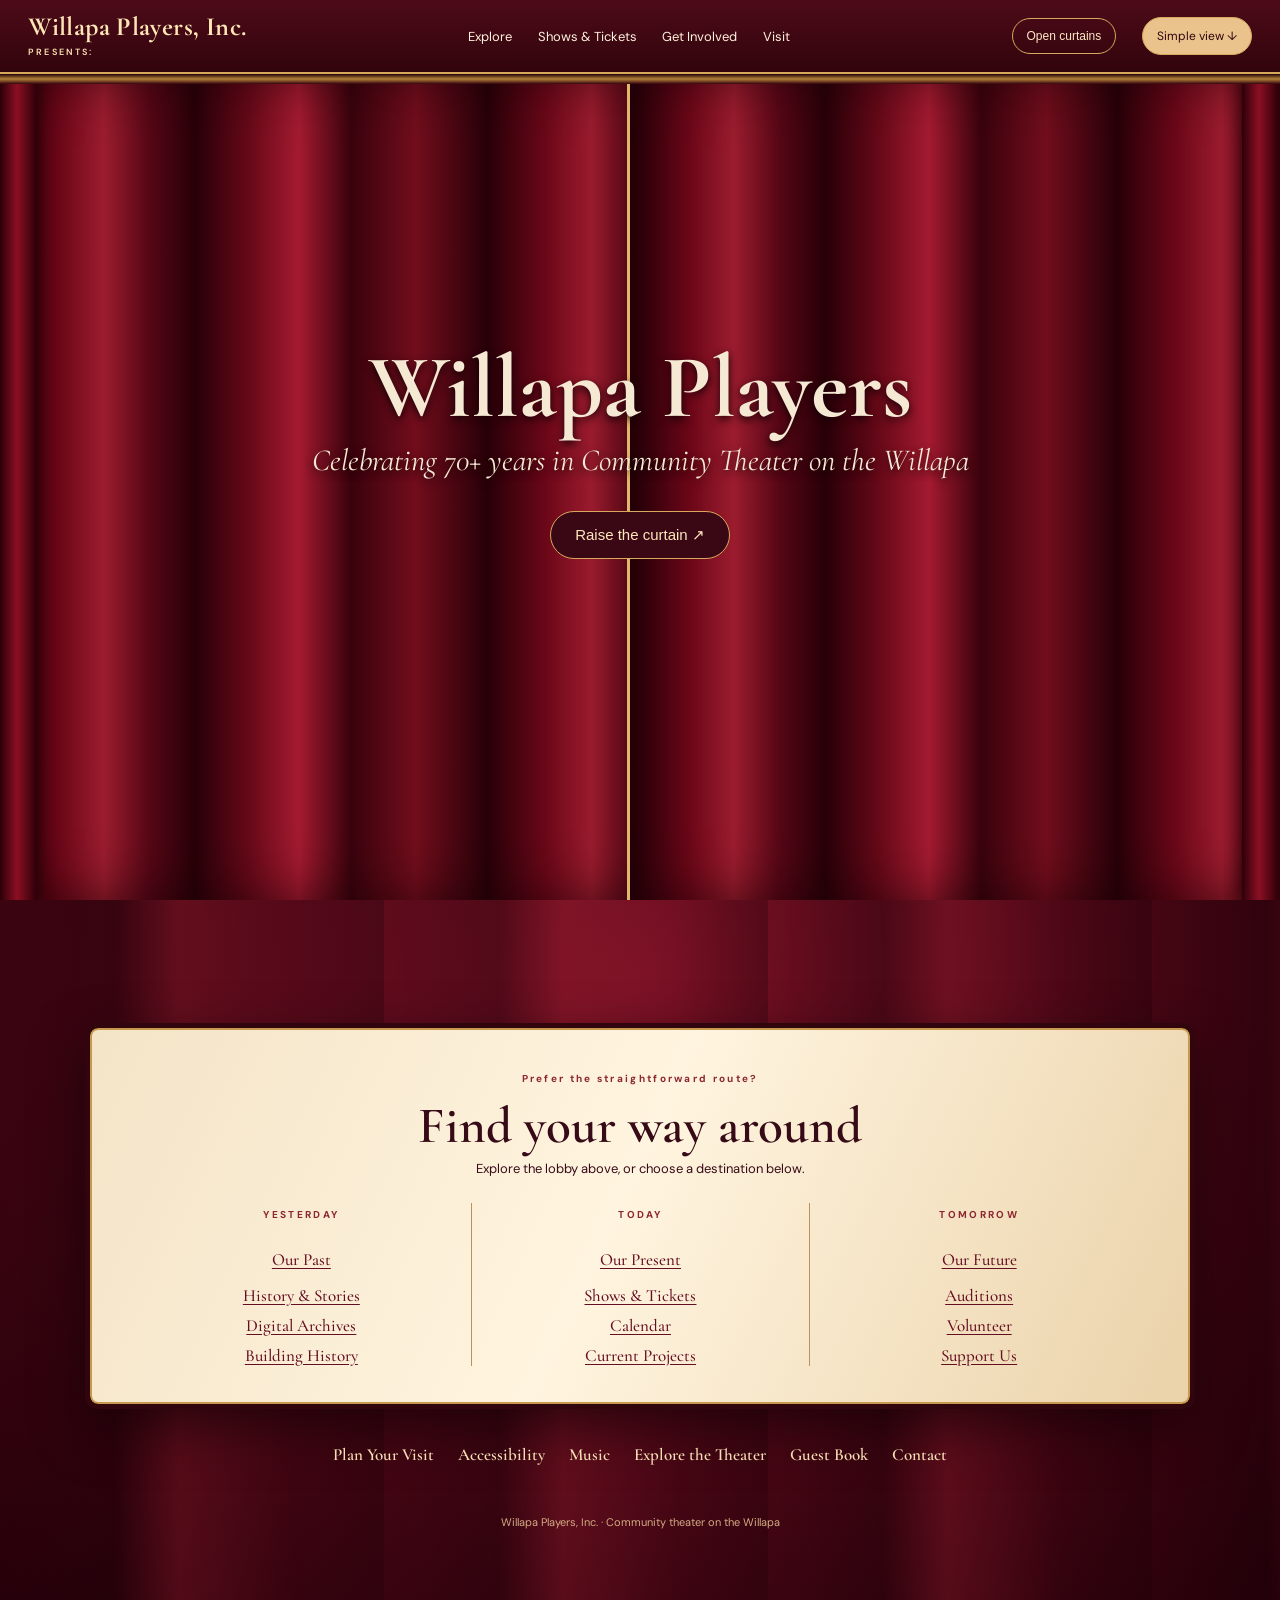
<file: index.html>
<!doctype html>
<html lang="en"><head><meta charset="utf-8"><meta name="viewport" content="width=device-width,initial-scale=1"><meta name="theme-color" content="#390710"><title>Willapa Players | Welcome to the Playhouse</title><link rel="preconnect" href="https://fonts.googleapis.com"><link rel="preconnect" href="https://fonts.gstatic.com" crossorigin><link href="https://fonts.googleapis.com/css2?family=Cormorant+Garamond:wght@400;500;600;700&family=DM+Sans:wght@400;500;600;700&display=swap" rel="stylesheet"><link rel="stylesheet" href="styles.css"></head>
<body>
<header class="topbar"><a class="brand" href="index.html"><strong>Willapa Players, Inc.</strong><small>PRESENTS:</small></a><nav aria-label="Main navigation"><a href="#directory">Explore</a><a href="present.html#shows">Shows &amp; Tickets</a><a href="future.html#get-involved">Get Involved</a><a href="#visit">Visit</a></nav><button class="mobile-menu-button" id="homeMenuButton" aria-expanded="false" aria-controls="homeMobileNav" type="button">☰ Menu</button><div class="tools"><button id="curtainToggle" type="button">Open curtains</button><a class="simple" href="#directory">Simple view ↓</a></div></header><nav class="home-mobile-nav" id="homeMobileNav" aria-label="Mobile navigation" hidden><a href="index.html">Home</a><a href="present.html#shows">Shows &amp; Tickets</a><a href="present.html#calendar">Calendar</a><a href="future.html#get-involved">Get Involved</a><a href="#directory">All destinations</a></nav>
<main id="home"><section class="hero" aria-label="Interactive Willapa Playhouse lobby"><div class="lobby"><div class="heading"><p>Welcome to the Willapa Playhouse, home of the</p><h1>WILLAPA PLAYERS</h1><span>Celebrating 70+ years in Community Theater on the Willapa</span></div>
<button class="spot primary past" data-key="past">Our Past <small>History &amp; archives</small></button>
<button class="spot primary present" data-key="present">Our Present <small>Shows &amp; projects</small></button>
<button class="spot primary future" data-key="future">Our Future <small>Get involved</small></button>
<button class="spot accessibility" data-key="accessibility">Accessibility</button>
<button class="spot players" data-key="players">Willapa Players</button>
<button class="spot calendar" data-key="calendar">Calendar</button>
<button class="spot building" data-key="building">History of Willapa Playhouse</button>
<button class="spot music" data-key="music">Music</button>
<button class="spot visit" data-key="visit">Plan Your Visit</button>
<button class="spot guest" data-key="guest">Guest Book</button>
<button class="spot explore" data-key="explore">Explore the Theater</button>
<div class="spot-info" id="spotInfo" hidden role="dialog" aria-label="Explore a destination"><button class="info-close" id="infoClose" aria-label="Close details">×</button><h2 id="infoTitle"></h2><p id="infoDescription"></p><a id="infoGo" href="#directory">Explore →</a></div>
<div class="mobile-lobby-controls"><p class="mobile-lobby-caption">Welcome inside the Playhouse</p><div class="mobile-primary-links"><a href="past.html"><strong>Our Past</strong><span>History &amp; archives</span></a><a href="present.html"><strong>Our Present</strong><span>Shows &amp; projects</span></a><a href="future.html"><strong>Our Future</strong><span>Get involved</span></a></div><details class="mobile-explore"><summary>Explore the Lobby <span aria-hidden="true">⌄</span></summary><div class="mobile-explore-links"><a href="present.html#calendar">Calendar</a><a href="past.html#building">Building History</a><a href="present.html#music">Music</a><a href="#visit">Plan Your Visit</a><a href="#accessibility">Accessibility</a><a href="#guest">Guest Book</a><a href="#explore">Explore the Theater</a><a href="#about">Willapa Players</a></div></details><a class="mobile-scroll" href="#directory">Or browse the full directory ↓</a></div><div class="lobby-prompt">✦ Click a sign to explore or scroll down ↓</div></div>
<div class="curtain-layer" id="curtainLayer"><div class="curtain-half left"></div><div class="curtain-half right"></div><div class="curtain-message"><h2>Willapa Players</h2><p>Celebrating 70+ years in Community Theater on the Willapa</p><button id="openCurtains" type="button">Raise the curtain <span>↗</span></button></div></div><div class="stage-top" aria-hidden="true"></div><div class="stage-side side-left" aria-hidden="true"></div><div class="stage-side side-right" aria-hidden="true"></div></section>
<section class="below" id="directory"><div class="directory-card"><p class="kicker">Prefer the straightforward route?</p><h2>Find your way around</h2><p class="directory-intro">Explore the lobby above, or choose a destination below.</p><div class="three"><section id="past"><span>YESTERDAY</span><h3><a href="past.html">Our Past</a></h3><a href="past.html#history">History &amp; Stories</a><a href="past.html#archives">Digital Archives</a><a href="past.html#building">Building History</a></section><section id="present"><span>TODAY</span><h3><a href="present.html">Our Present</a></h3><a href="present.html#shows">Shows &amp; Tickets</a><a href="present.html#calendar">Calendar</a><a href="present.html#projects">Current Projects</a></section><section id="future"><span>TOMORROW</span><h3><a href="future.html">Our Future</a></h3><a href="future.html#auditions">Auditions</a><a href="future.html#volunteer">Volunteer</a><a href="future.html#support">Support Us</a></section></div></div><div class="secondary" id="visit"><a href="#visit">Plan Your Visit</a><a href="#accessibility">Accessibility</a><a href="present.html#music">Music</a><a href="#explore">Explore the Theater</a><a href="#guest">Guest Book</a><a href="#contact">Contact</a></div><p class="bottom-note">Willapa Players, Inc. · Community theater on the Willapa</p></section>
<section id="destination" class="destination" hidden><div><p class="kicker">WILLAPA PLAYERS</p><h2 id="destinationTitle"></h2><p id="destinationCopy"></p><a href="#directory">← Back to directory</a><a href="index.html">Back to lobby ↑</a></div></section></main><script src="script.js"></script></body></html>
</file>
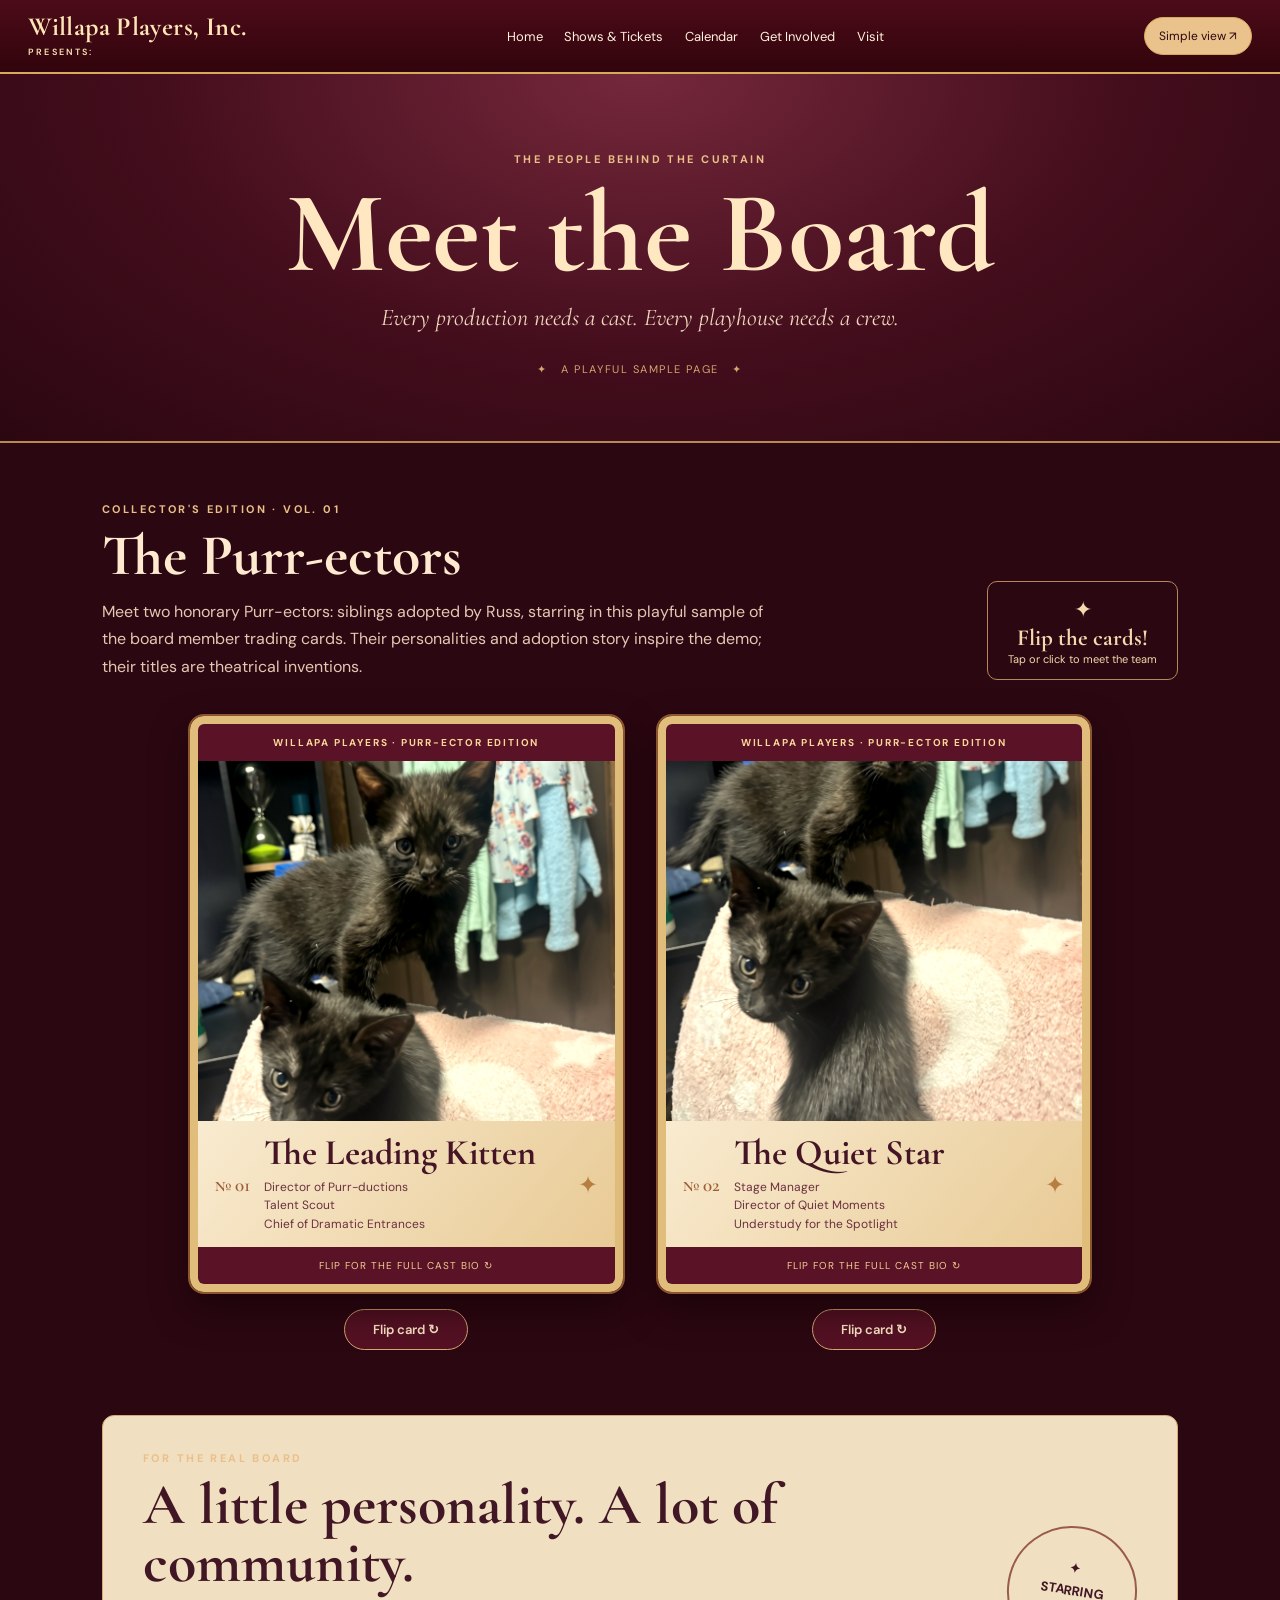
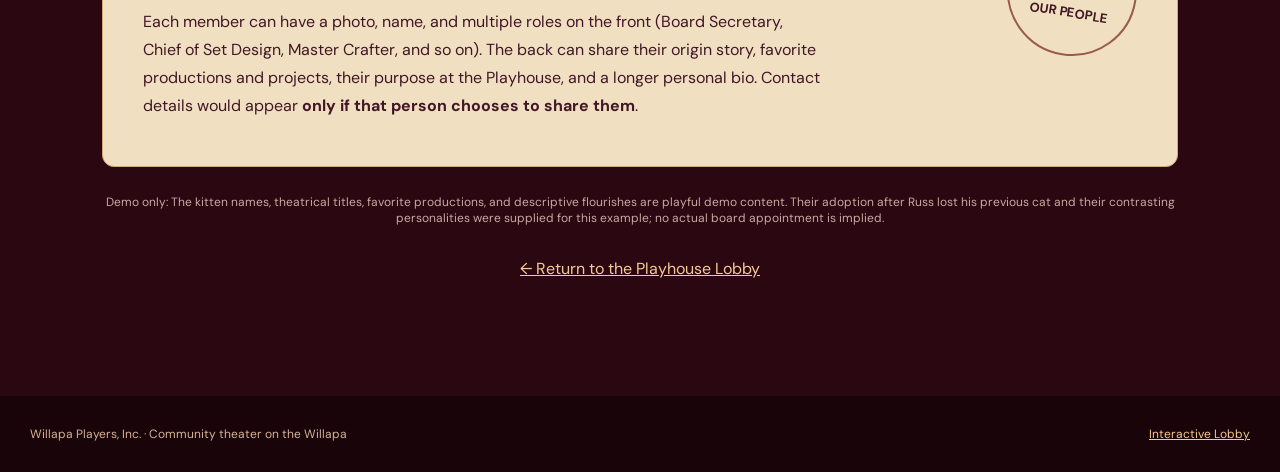
<file: board.html>
<!doctype html><html lang="en"><head><meta charset="utf-8"><meta name="viewport" content="width=device-width,initial-scale=1"><title>Meet the Board | Willapa Players</title><link rel="preconnect" href="https://fonts.googleapis.com"><link rel="preconnect" href="https://fonts.gstatic.com" crossorigin><link href="https://fonts.googleapis.com/css2?family=Cormorant+Garamond:wght@400;500;600;700&family=DM+Sans:wght@400;500;600;700&display=swap" rel="stylesheet"><link rel="stylesheet" href="styles.css"><link rel="stylesheet" href="interior.css"><link rel="stylesheet" href="board.css"></head><body class="interior">
<header class="topbar"><a class="brand" href="index.html"><strong>Willapa Players, Inc.</strong><small>PRESENTS:</small></a><nav aria-label="Main navigation"><a href="index.html">Home</a><a href="present.html#shows">Shows &amp; Tickets</a><a href="present.html#calendar">Calendar</a><a href="future.html#get-involved">Get Involved</a><a href="index.html#visit">Visit</a></nav><div class="tools"><a class="simple" href="index.html#directory">Simple view ↗</a></div><button class="mobile-menu-button" aria-expanded="false" aria-controls="mobile-nav" type="button">☰ Menu</button></header>
<nav class="mobile-nav" id="mobile-nav" aria-label="Mobile navigation" hidden><a href="index.html">Home</a><a href="past.html">Our Past</a><a href="present.html">Our Present</a><a href="future.html">Our Future</a></nav>
<main><div class="board-hero"><div class="eyebrow">THE PEOPLE BEHIND THE CURTAIN</div><h1>Meet the Board</h1><p>Every production needs a cast. Every playhouse needs a crew.</p><div class="hero-flourish">✦ &nbsp; A PLAYFUL SAMPLE PAGE &nbsp; ✦</div></div>
<div class="board-wrap"><div class="board-intro"><div><span class="kicker">COLLECTOR'S EDITION · VOL. 01</span><h2>The Purr-ectors</h2><p>Meet two honorary Purr-ectors: siblings adopted by Russ, starring in this playful sample of the board member trading cards. Their personalities and adoption story inspire the demo; their titles are theatrical inventions.</p></div><div class="instruction"><span>✦</span><strong>Flip the cards!</strong><small>Tap or click to meet the team</small></div></div>
<section class="cards" aria-label="Sample board member cards">
<article class="card-shell"><div class="flip-card" data-card><div class="flip-inner"><div class="card-face card-front"><div class="card-ribbon">WILLAPA PLAYERS · PURR-ECTOR EDITION</div><div class="portrait portrait-top" role="img" aria-label="Black kitten standing in the back of the photograph"></div><div class="card-info"><span class="card-no">№ 01</span><div><h3>The Leading Kitten</h3><p>Director of Purr-ductions<br>Talent Scout<br>Chief of Dramatic Entrances</p></div><span class="card-star">✦</span></div><div class="card-prompt">FLIP FOR THE FULL CAST BIO ↻</div></div><div class="card-face card-back"><div class="back-heading"><span>MEET THE PURR-ECTORS</span><h3>The Leading Kitten</h3><p>Brave · Outgoing · Sweet</p></div><div class="back-scroll"><dl><dt>Origin Story</dt><dd>Following the heartbreaking loss of Russ’s longtime feline sidekick, a new chapter began when he adopted two kitten siblings. The Leading Kitten arrived with a built-in scene partner and wasted no time auditioning for the starring role at home.</dd><dt>Favorite Purr-ductions</dt><dd><em>The Great Hallway Chase</em>, <em>Much Ado About Treats</em>, and the ongoing one-kitten spectacular <em>Look What I Can Climb!</em></dd><dt>Purr-pose</dt><dd>To make every day an adventure, greet each new experience with curiosity, and remind the household that joy deserves an encore.</dd><dt>Behind the Whiskers</dt><dd>Fearless and friendly, this little performer loves a grand entrance and never turns down an opportunity to investigate. The confidence is big; the heart is even bigger.</dd></dl></div><div class="back-foot">CONTACT: THROUGH THE STAGE MANAGER (RUSS) · DEMO</div></div></div></div><button class="flip-button" type="button" aria-pressed="false">Flip card ↻</button></article>
<article class="card-shell"><div class="flip-card" data-card><div class="flip-inner"><div class="card-face card-front"><div class="card-ribbon">WILLAPA PLAYERS · PURR-ECTOR EDITION</div><div class="portrait portrait-bottom" role="img" aria-label="Black kitten looking toward the camera in the foreground"></div><div class="card-info"><span class="card-no">№ 02</span><div><h3>The Quiet Star</h3><p>Stage Manager<br>Director of Quiet Moments<br>Understudy for the Spotlight</p></div><span class="card-star">✦</span></div><div class="card-prompt">FLIP FOR THE FULL CAST BIO ↻</div></div><div class="card-face card-back"><div class="back-heading"><span>MEET THE PURR-ECTORS</span><h3>The Quiet Star</h3><p>Shy · Gentle · Sweet</p></div><div class="back-scroll"><dl><dt>Origin Story</dt><dd>When Russ opened his home to two siblings after the loss of his beloved cat companion, the Quiet Star joined the cast alongside a bolder littermate. A softer entrance, perhaps—but every bit as important to the story.</dd><dt>Favorite Purr-ductions</dt><dd><em>The Sound of Purring</em>, <em>A Midsummer Night’s Nap</em>, and the critically acclaimed chamber piece <em>Behind the Curtain</em>.</dd><dt>Purr-pose</dt><dd>To bring comfort, offer a gentle presence, and prove that not every star needs to stand center stage to steal the show.</dd><dt>Behind the Whiskers</dt><dd>A tenderhearted observer who prefers to take in the scene before joining it. Once comfortable, this sweet little soul delivers the kind of quiet affection that earns a standing ovation.</dd></dl></div><div class="back-foot">CONTACT: FAN MAIL ACCEPTED AFTER NAPTIME · DEMO</div></div></div></div><button class="flip-button" type="button" aria-pressed="false">Flip card ↻</button></article>
</section>
<section class="board-notes"><div><span class="kicker">FOR THE REAL BOARD</span><h2>A little personality. A lot of community.</h2><p>Each member can have a photo, name, and multiple roles on the front (Board Secretary, Chief of Set Design, Master Crafter, and so on). The back can share their origin story, favorite productions and projects, their purpose at the Playhouse, and a longer personal bio. Contact details would appear <strong>only if that person chooses to share them</strong>.</p></div><div class="note-badge">✦<br>STARRING<br>OUR PEOPLE</div></section><p class="disclaimer">Demo only: The kitten names, theatrical titles, favorite productions, and descriptive flourishes are playful demo content. Their adoption after Russ lost his previous cat and their contrasting personalities were supplied for this example; no actual board appointment is implied.</p><p class="return"><a href="index.html">← Return to the Playhouse Lobby</a></p></div></main>
<footer class="interior-footer"><span>Willapa Players, Inc. · Community theater on the Willapa</span><a href="index.html">Interactive Lobby</a></footer><script src="interior.js"></script><script src="board.js"></script></body></html>
</file>
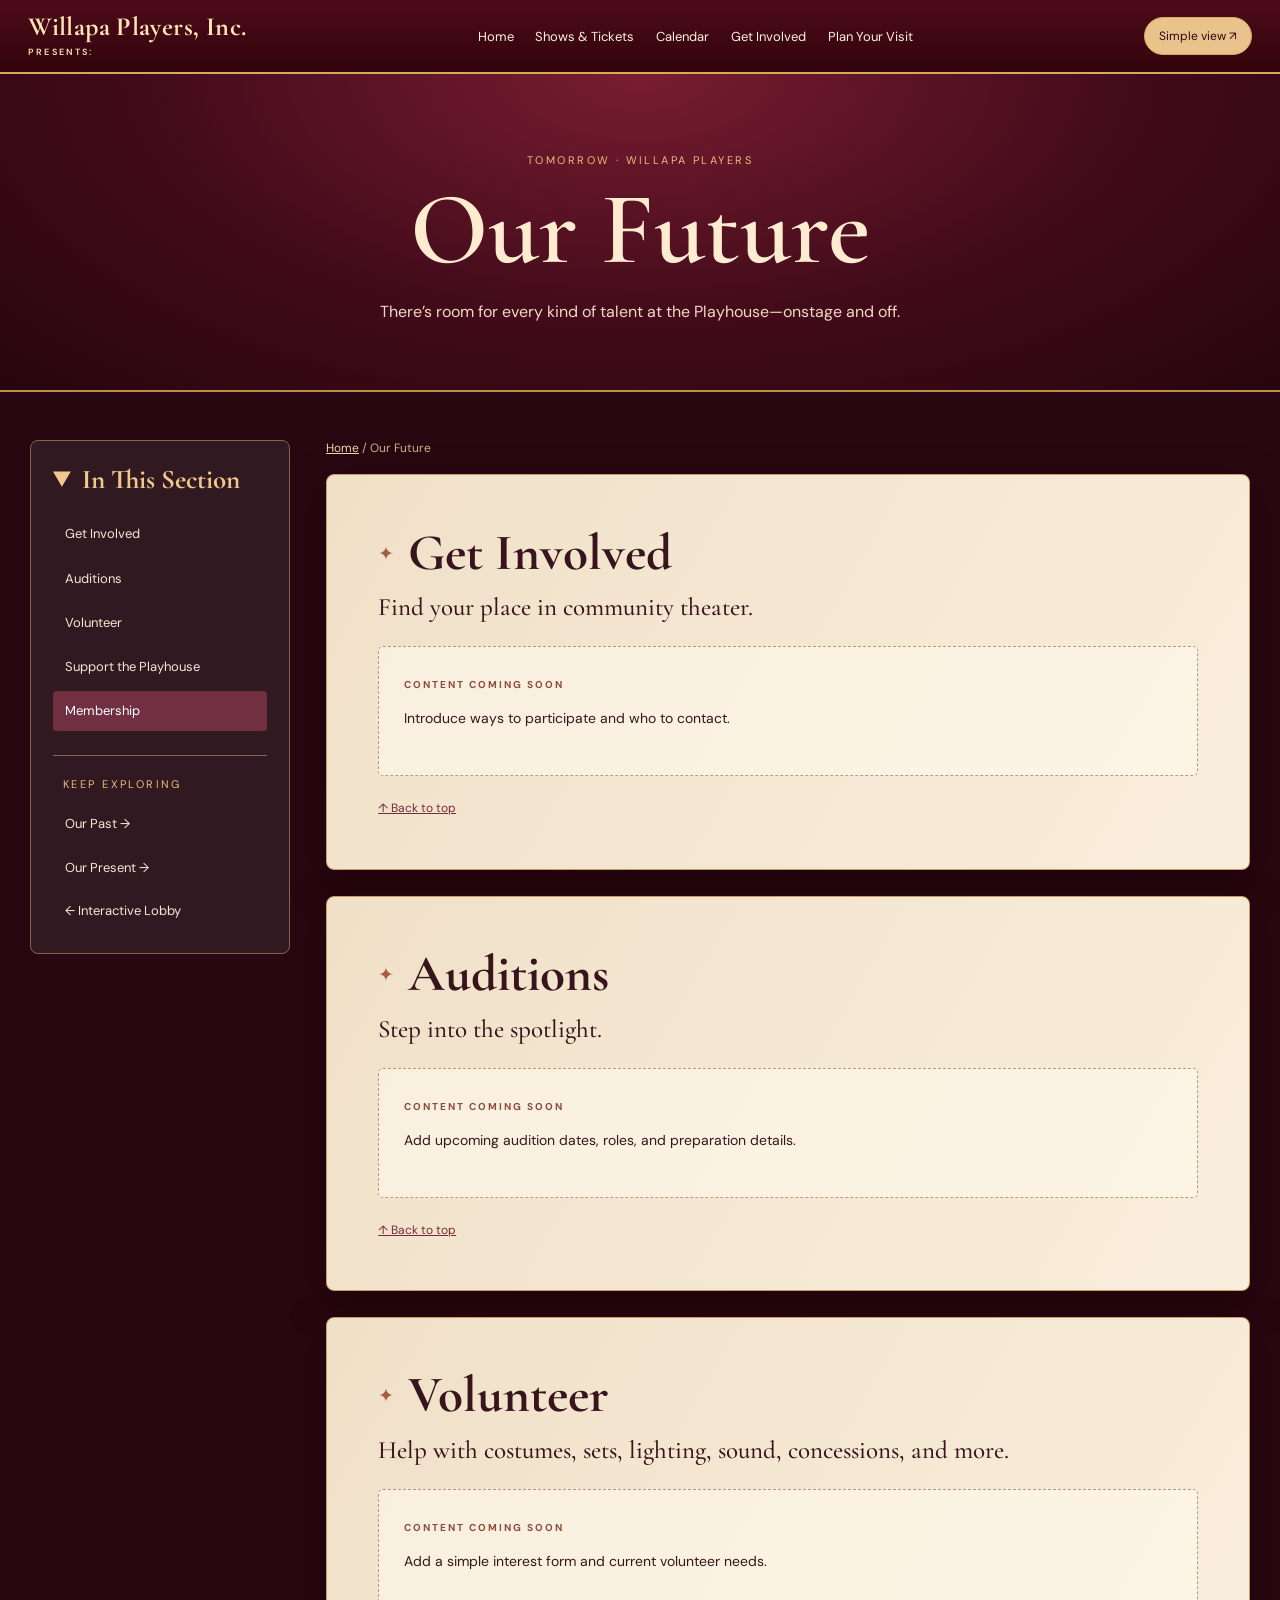
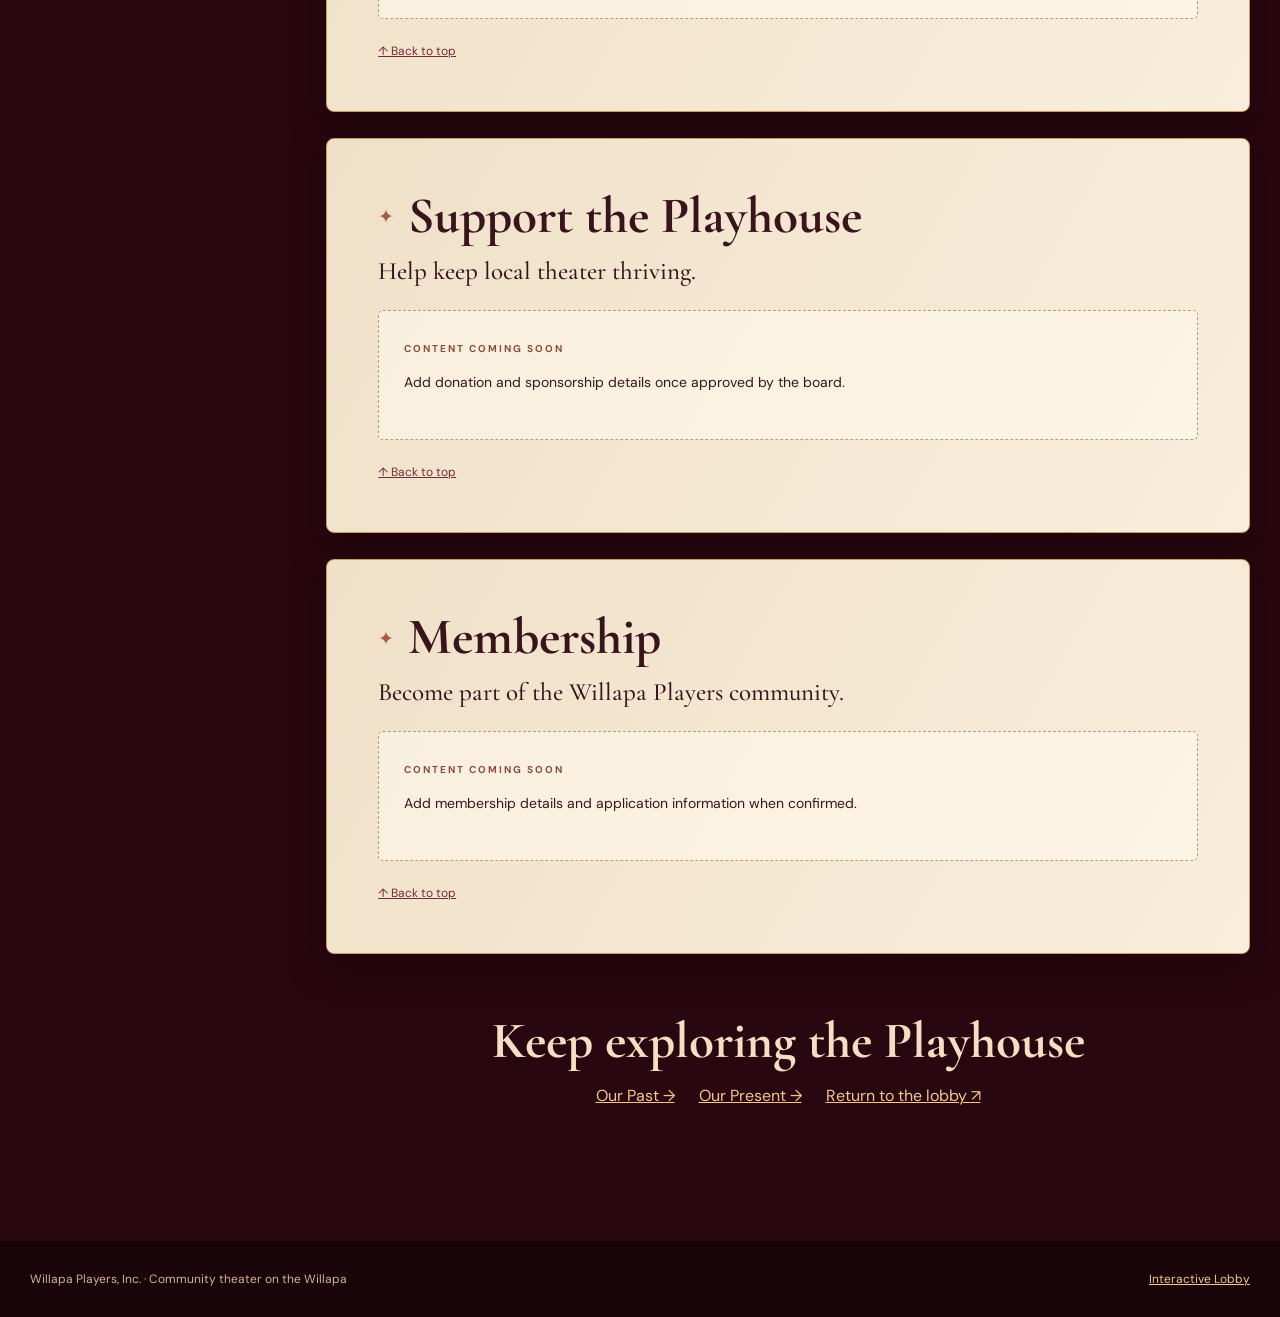
<file: future.html>
<!doctype html><html lang="en"><head><meta charset="utf-8"><meta name="viewport" content="width=device-width,initial-scale=1"><meta name="theme-color" content="#390710"><title>Our Future | Willapa Players</title><link rel="preconnect" href="https://fonts.googleapis.com"><link rel="preconnect" href="https://fonts.gstatic.com" crossorigin><link href="https://fonts.googleapis.com/css2?family=Cormorant+Garamond:wght@400;500;600;700&family=DM+Sans:wght@400;500;600;700&display=swap" rel="stylesheet"><link rel="stylesheet" href="styles.css"><link rel="stylesheet" href="interior.css"></head>
<body class="interior future"><header class="topbar"><a class="brand" href="index.html"><strong>Willapa Players, Inc.</strong><small>PRESENTS:</small></a><nav aria-label="Main navigation"><a href="index.html">Home</a><a href="present.html#shows">Shows &amp; Tickets</a><a href="present.html#calendar">Calendar</a><a href="future.html#get-involved">Get Involved</a><a href="index.html#visit">Plan Your Visit</a></nav><div class="tools"><a class="simple" href="index.html#directory">Simple view ↗</a></div><button class="mobile-menu-button" aria-expanded="false" aria-controls="mobile-nav" type="button">☰ Menu</button></header>
<nav class="mobile-nav" id="mobile-nav" aria-label="Mobile main navigation" hidden><a href="index.html">Home</a><a href="present.html#shows">Shows &amp; Tickets</a><a href="present.html#calendar">Calendar</a><a href="future.html#get-involved">Get Involved</a><a href="index.html#visit">Plan Your Visit</a></nav>
<main id="page-top"><div class="interior-banner"><span>TOMORROW · WILLAPA PLAYERS</span><h1>Our Future</h1><p>There’s room for every kind of talent at the Playhouse—onstage and off.</p></div>
<div class="interior-layout"><aside class="interior-sidebar" aria-label="Our Future sections"><details class="sidebar-details" open><summary>In This Section</summary><nav><a href="#get-involved">Get Involved</a><a href="#auditions">Auditions</a><a href="#volunteer">Volunteer</a><a href="#support">Support the Playhouse</a><a href="#membership">Membership</a></nav></details><div class="other-sections"><span>KEEP EXPLORING</span><a href="past.html">Our Past →</a><a href="present.html">Our Present →</a><a href="index.html">← Interactive Lobby</a></div></aside>
<div class="interior-content"><div class="breadcrumb"><a href="index.html">Home</a> / Our Future</div><section class="content-section" id="get-involved">
<div class="section-header"><span class="section-mark">✦</span><h2>Get Involved</h2></div>
<p class="section-lead">Find your place in community theater.</p>
<div class="content-placeholder"><span>CONTENT COMING SOON</span><p>Introduce ways to participate and who to contact.</p></div>
<a class="section-back" href="#page-top">↑ Back to top</a>
</section><section class="content-section" id="auditions">
<div class="section-header"><span class="section-mark">✦</span><h2>Auditions</h2></div>
<p class="section-lead">Step into the spotlight.</p>
<div class="content-placeholder"><span>CONTENT COMING SOON</span><p>Add upcoming audition dates, roles, and preparation details.</p></div>
<a class="section-back" href="#page-top">↑ Back to top</a>
</section><section class="content-section" id="volunteer">
<div class="section-header"><span class="section-mark">✦</span><h2>Volunteer</h2></div>
<p class="section-lead">Help with costumes, sets, lighting, sound, concessions, and more.</p>
<div class="content-placeholder"><span>CONTENT COMING SOON</span><p>Add a simple interest form and current volunteer needs.</p></div>
<a class="section-back" href="#page-top">↑ Back to top</a>
</section><section class="content-section" id="support">
<div class="section-header"><span class="section-mark">✦</span><h2>Support the Playhouse</h2></div>
<p class="section-lead">Help keep local theater thriving.</p>
<div class="content-placeholder"><span>CONTENT COMING SOON</span><p>Add donation and sponsorship details once approved by the board.</p></div>
<a class="section-back" href="#page-top">↑ Back to top</a>
</section><section class="content-section" id="membership">
<div class="section-header"><span class="section-mark">✦</span><h2>Membership</h2></div>
<p class="section-lead">Become part of the Willapa Players community.</p>
<div class="content-placeholder"><span>CONTENT COMING SOON</span><p>Add membership details and application information when confirmed.</p></div>
<a class="section-back" href="#page-top">↑ Back to top</a>
</section><div class="next-section"><h2>Keep exploring the Playhouse</h2><a href="past.html">Our Past →</a><a href="present.html">Our Present →</a><a href="index.html">Return to the lobby ↗</a></div></div></div></main>
<footer class="interior-footer"><span>Willapa Players, Inc. · Community theater on the Willapa</span><a href="index.html">Interactive Lobby</a></footer><script src="interior.js"></script></body></html>
</file>
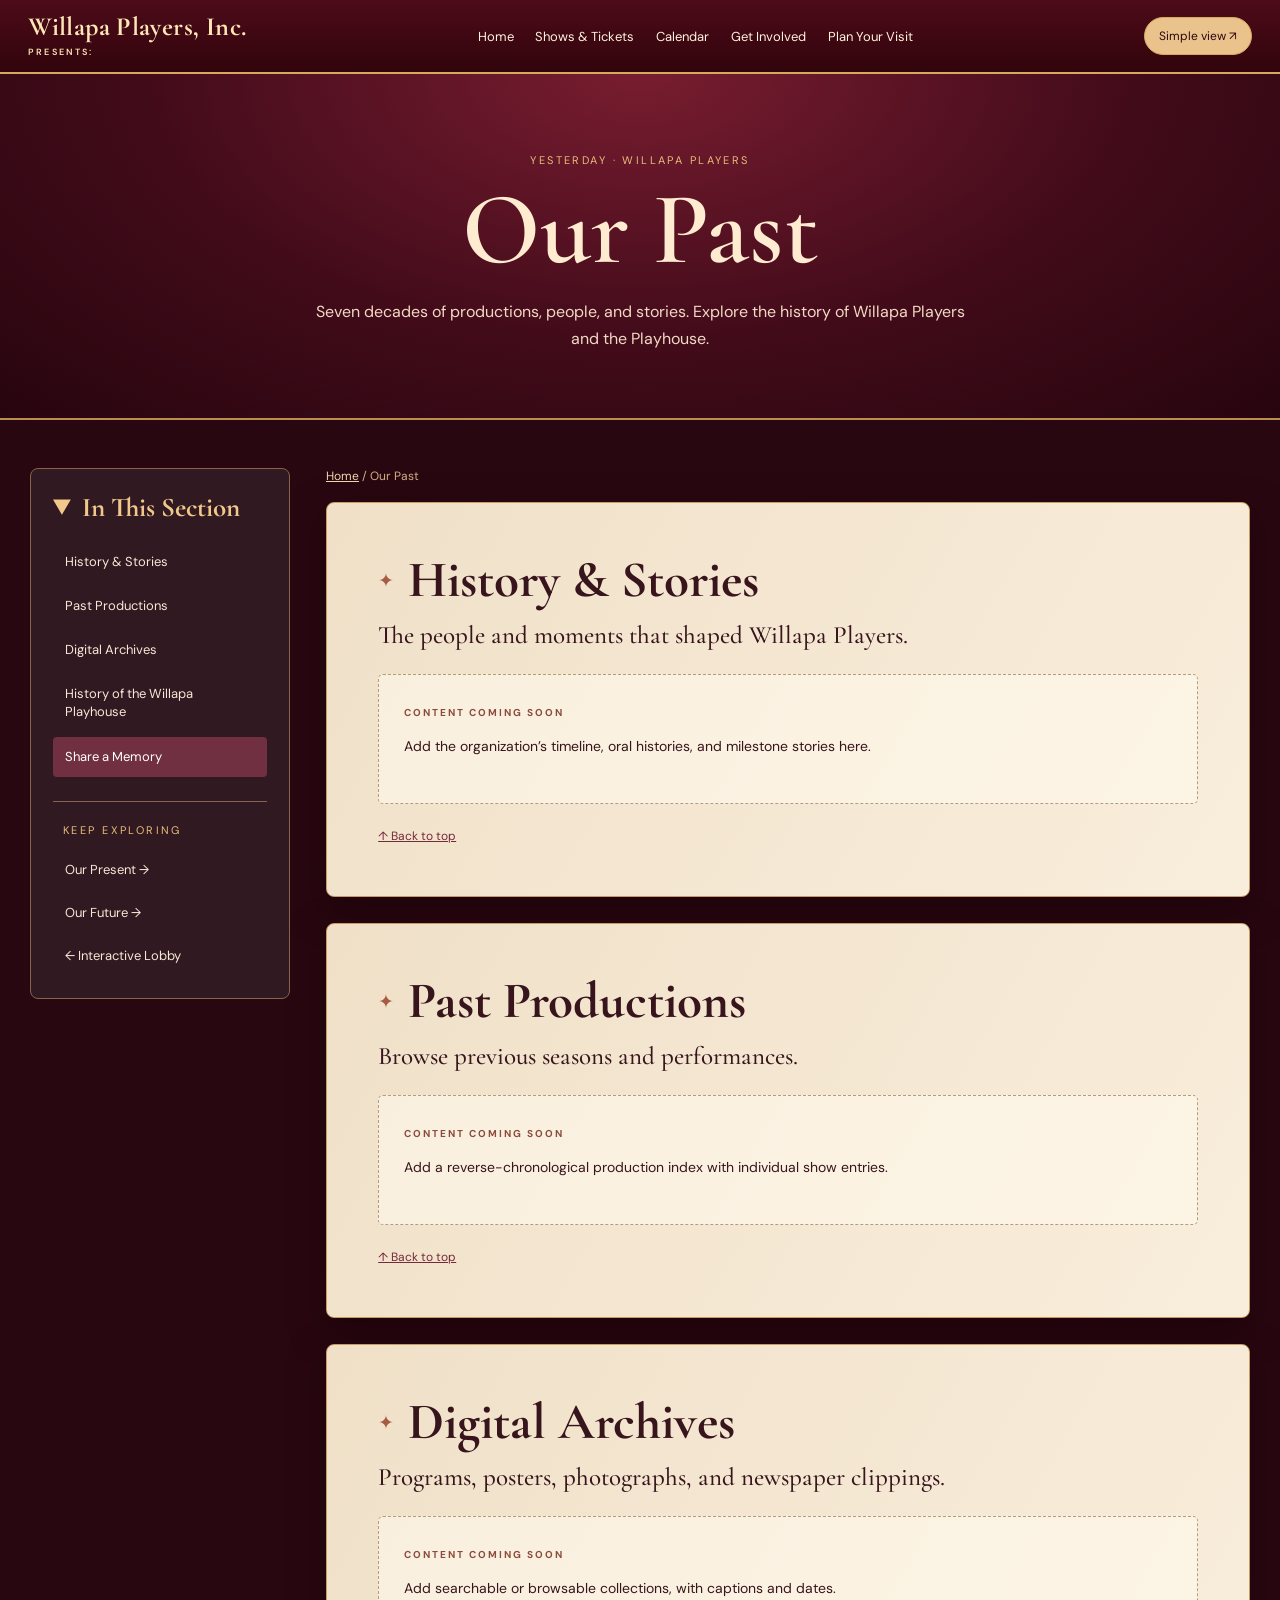
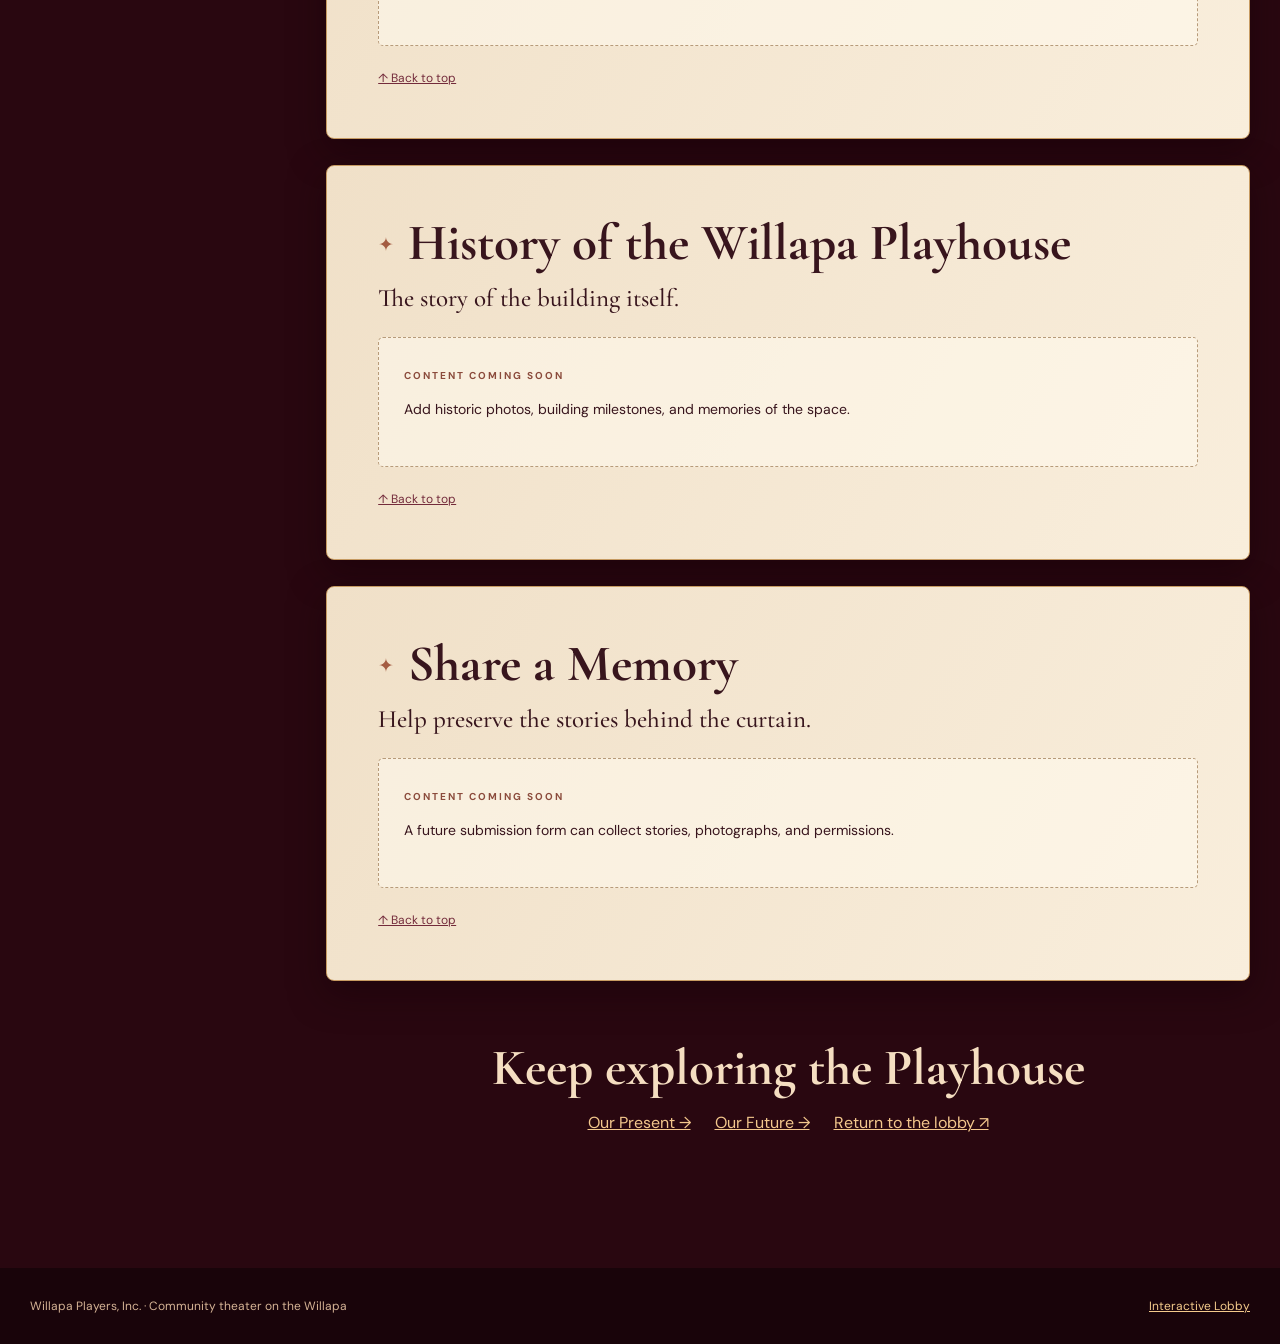
<file: past.html>
<!doctype html><html lang="en"><head><meta charset="utf-8"><meta name="viewport" content="width=device-width,initial-scale=1"><meta name="theme-color" content="#390710"><title>Our Past | Willapa Players</title><link rel="preconnect" href="https://fonts.googleapis.com"><link rel="preconnect" href="https://fonts.gstatic.com" crossorigin><link href="https://fonts.googleapis.com/css2?family=Cormorant+Garamond:wght@400;500;600;700&family=DM+Sans:wght@400;500;600;700&display=swap" rel="stylesheet"><link rel="stylesheet" href="styles.css"><link rel="stylesheet" href="interior.css"></head>
<body class="interior past"><header class="topbar"><a class="brand" href="index.html"><strong>Willapa Players, Inc.</strong><small>PRESENTS:</small></a><nav aria-label="Main navigation"><a href="index.html">Home</a><a href="present.html#shows">Shows &amp; Tickets</a><a href="present.html#calendar">Calendar</a><a href="future.html#get-involved">Get Involved</a><a href="index.html#visit">Plan Your Visit</a></nav><div class="tools"><a class="simple" href="index.html#directory">Simple view ↗</a></div><button class="mobile-menu-button" aria-expanded="false" aria-controls="mobile-nav" type="button">☰ Menu</button></header>
<nav class="mobile-nav" id="mobile-nav" aria-label="Mobile main navigation" hidden><a href="index.html">Home</a><a href="present.html#shows">Shows &amp; Tickets</a><a href="present.html#calendar">Calendar</a><a href="future.html#get-involved">Get Involved</a><a href="index.html#visit">Plan Your Visit</a></nav>
<main id="page-top"><div class="interior-banner"><span>YESTERDAY · WILLAPA PLAYERS</span><h1>Our Past</h1><p>Seven decades of productions, people, and stories. Explore the history of Willapa Players and the Playhouse.</p></div>
<div class="interior-layout"><aside class="interior-sidebar" aria-label="Our Past sections"><details class="sidebar-details" open><summary>In This Section</summary><nav><a href="#history">History &amp; Stories</a><a href="#productions">Past Productions</a><a href="#archives">Digital Archives</a><a href="#building">History of the Willapa Playhouse</a><a href="#stories">Share a Memory</a></nav></details><div class="other-sections"><span>KEEP EXPLORING</span><a href="present.html">Our Present →</a><a href="future.html">Our Future →</a><a href="index.html">← Interactive Lobby</a></div></aside>
<div class="interior-content"><div class="breadcrumb"><a href="index.html">Home</a> / Our Past</div><section class="content-section" id="history">
<div class="section-header"><span class="section-mark">✦</span><h2>History &amp; Stories</h2></div>
<p class="section-lead">The people and moments that shaped Willapa Players.</p>
<div class="content-placeholder"><span>CONTENT COMING SOON</span><p>Add the organization’s timeline, oral histories, and milestone stories here.</p></div>
<a class="section-back" href="#page-top">↑ Back to top</a>
</section><section class="content-section" id="productions">
<div class="section-header"><span class="section-mark">✦</span><h2>Past Productions</h2></div>
<p class="section-lead">Browse previous seasons and performances.</p>
<div class="content-placeholder"><span>CONTENT COMING SOON</span><p>Add a reverse-chronological production index with individual show entries.</p></div>
<a class="section-back" href="#page-top">↑ Back to top</a>
</section><section class="content-section" id="archives">
<div class="section-header"><span class="section-mark">✦</span><h2>Digital Archives</h2></div>
<p class="section-lead">Programs, posters, photographs, and newspaper clippings.</p>
<div class="content-placeholder"><span>CONTENT COMING SOON</span><p>Add searchable or browsable collections, with captions and dates.</p></div>
<a class="section-back" href="#page-top">↑ Back to top</a>
</section><section class="content-section" id="building">
<div class="section-header"><span class="section-mark">✦</span><h2>History of the Willapa Playhouse</h2></div>
<p class="section-lead">The story of the building itself.</p>
<div class="content-placeholder"><span>CONTENT COMING SOON</span><p>Add historic photos, building milestones, and memories of the space.</p></div>
<a class="section-back" href="#page-top">↑ Back to top</a>
</section><section class="content-section" id="stories">
<div class="section-header"><span class="section-mark">✦</span><h2>Share a Memory</h2></div>
<p class="section-lead">Help preserve the stories behind the curtain.</p>
<div class="content-placeholder"><span>CONTENT COMING SOON</span><p>A future submission form can collect stories, photographs, and permissions.</p></div>
<a class="section-back" href="#page-top">↑ Back to top</a>
</section><div class="next-section"><h2>Keep exploring the Playhouse</h2><a href="present.html">Our Present →</a><a href="future.html">Our Future →</a><a href="index.html">Return to the lobby ↗</a></div></div></div></main>
<footer class="interior-footer"><span>Willapa Players, Inc. · Community theater on the Willapa</span><a href="index.html">Interactive Lobby</a></footer><script src="interior.js"></script></body></html>
</file>
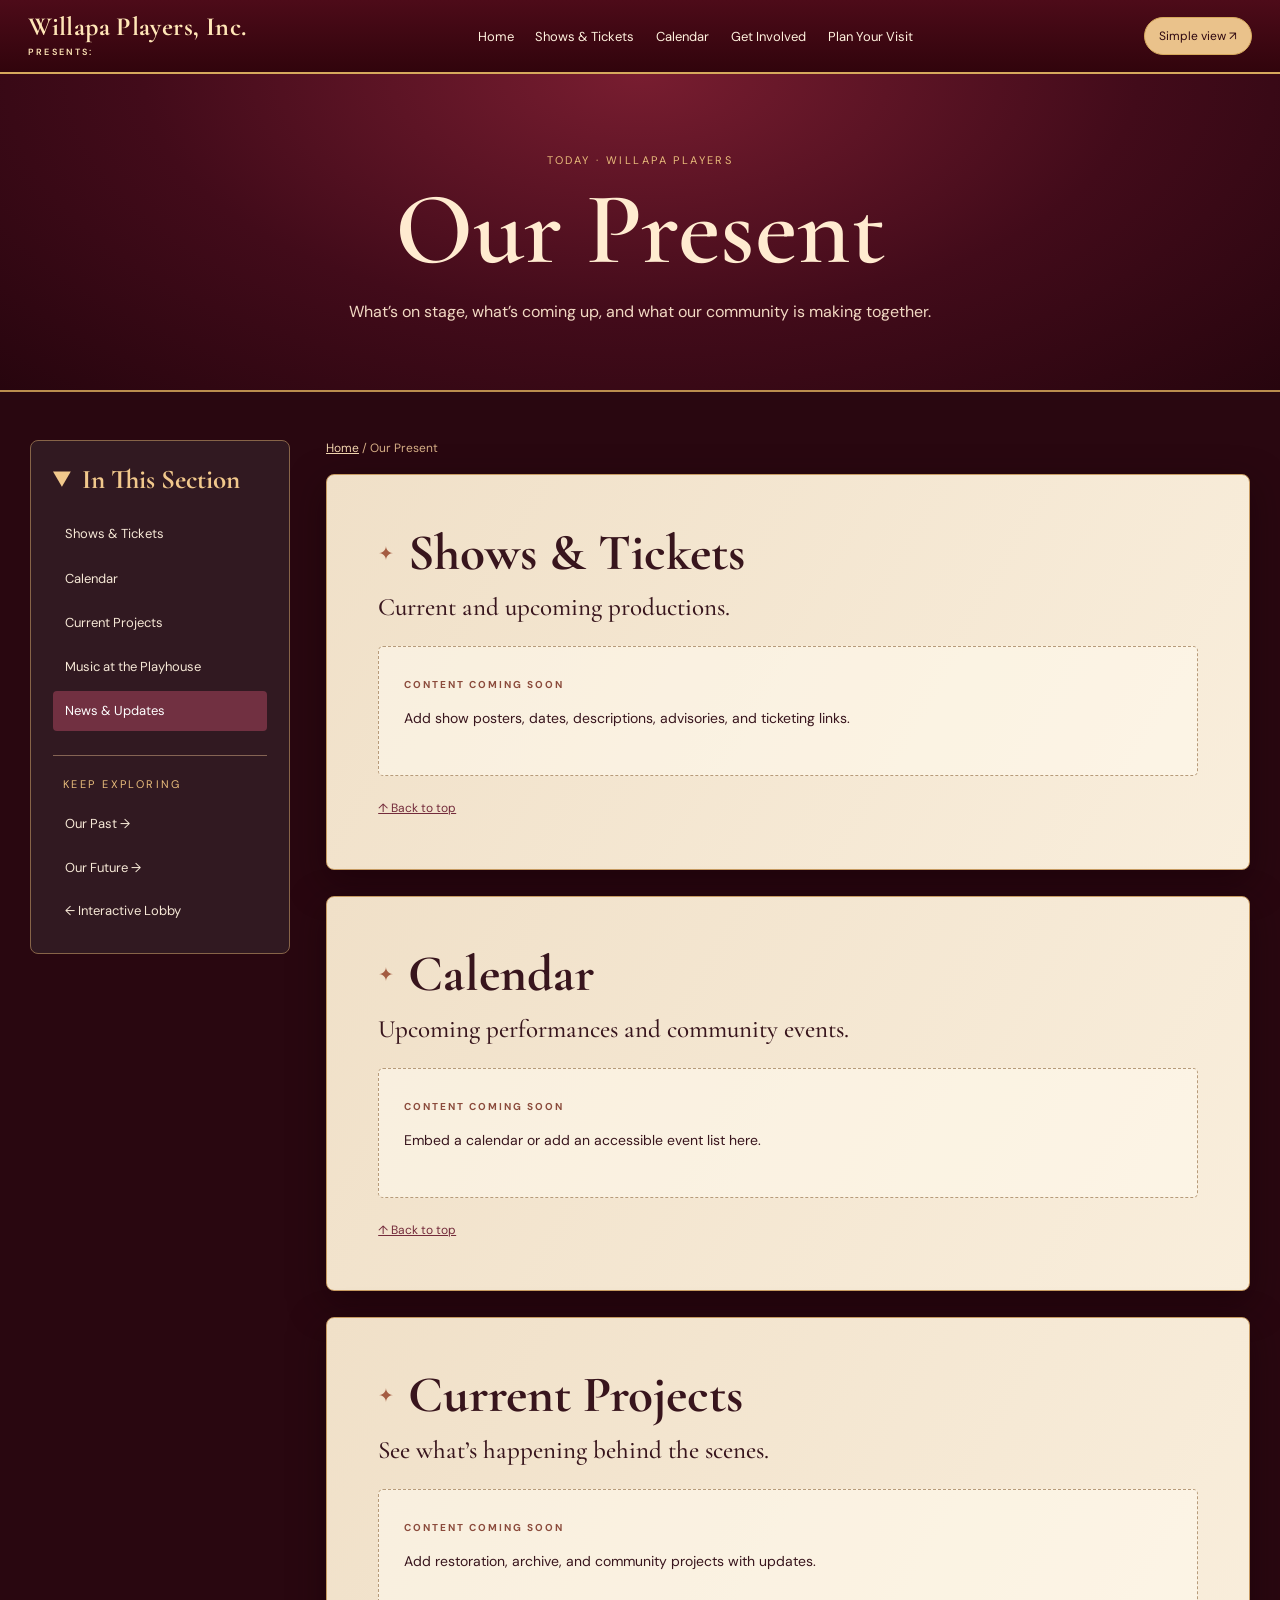
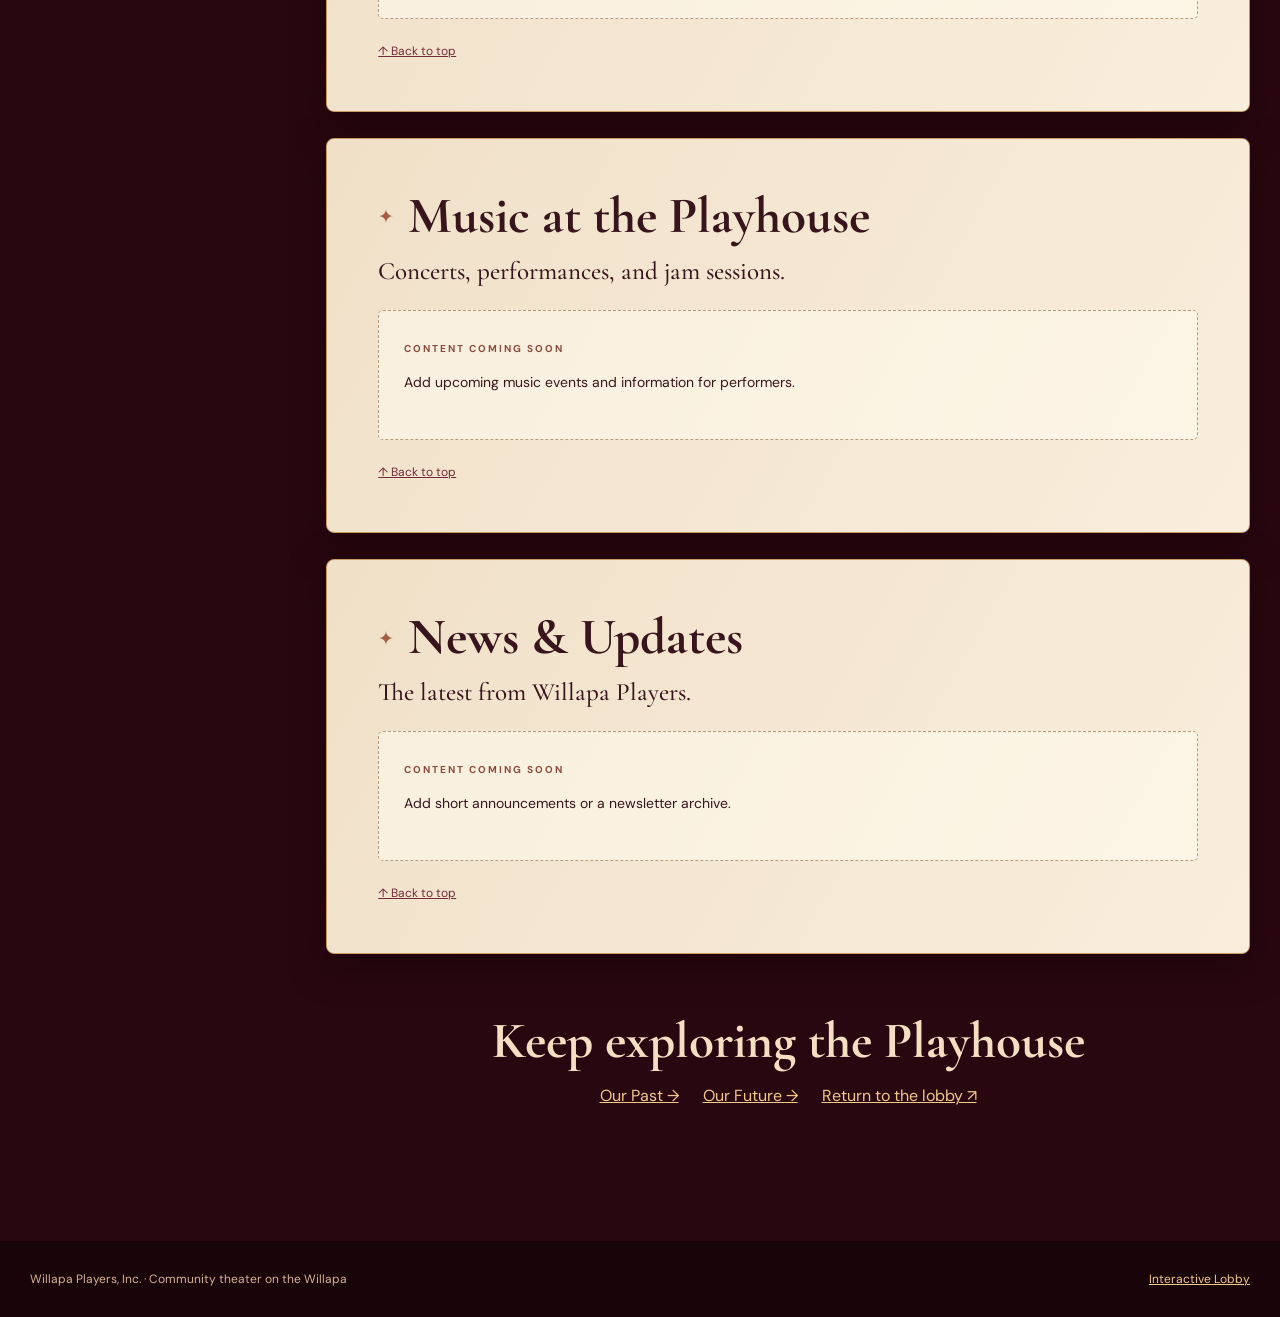
<file: present.html>
<!doctype html><html lang="en"><head><meta charset="utf-8"><meta name="viewport" content="width=device-width,initial-scale=1"><meta name="theme-color" content="#390710"><title>Our Present | Willapa Players</title><link rel="preconnect" href="https://fonts.googleapis.com"><link rel="preconnect" href="https://fonts.gstatic.com" crossorigin><link href="https://fonts.googleapis.com/css2?family=Cormorant+Garamond:wght@400;500;600;700&family=DM+Sans:wght@400;500;600;700&display=swap" rel="stylesheet"><link rel="stylesheet" href="styles.css"><link rel="stylesheet" href="interior.css"></head>
<body class="interior present"><header class="topbar"><a class="brand" href="index.html"><strong>Willapa Players, Inc.</strong><small>PRESENTS:</small></a><nav aria-label="Main navigation"><a href="index.html">Home</a><a href="present.html#shows">Shows &amp; Tickets</a><a href="present.html#calendar">Calendar</a><a href="future.html#get-involved">Get Involved</a><a href="index.html#visit">Plan Your Visit</a></nav><div class="tools"><a class="simple" href="index.html#directory">Simple view ↗</a></div><button class="mobile-menu-button" aria-expanded="false" aria-controls="mobile-nav" type="button">☰ Menu</button></header>
<nav class="mobile-nav" id="mobile-nav" aria-label="Mobile main navigation" hidden><a href="index.html">Home</a><a href="present.html#shows">Shows &amp; Tickets</a><a href="present.html#calendar">Calendar</a><a href="future.html#get-involved">Get Involved</a><a href="index.html#visit">Plan Your Visit</a></nav>
<main id="page-top"><div class="interior-banner"><span>TODAY · WILLAPA PLAYERS</span><h1>Our Present</h1><p>What’s on stage, what’s coming up, and what our community is making together.</p></div>
<div class="interior-layout"><aside class="interior-sidebar" aria-label="Our Present sections"><details class="sidebar-details" open><summary>In This Section</summary><nav><a href="#shows">Shows &amp; Tickets</a><a href="#calendar">Calendar</a><a href="#projects">Current Projects</a><a href="#music">Music at the Playhouse</a><a href="#news">News &amp; Updates</a></nav></details><div class="other-sections"><span>KEEP EXPLORING</span><a href="past.html">Our Past →</a><a href="future.html">Our Future →</a><a href="index.html">← Interactive Lobby</a></div></aside>
<div class="interior-content"><div class="breadcrumb"><a href="index.html">Home</a> / Our Present</div><section class="content-section" id="shows">
<div class="section-header"><span class="section-mark">✦</span><h2>Shows &amp; Tickets</h2></div>
<p class="section-lead">Current and upcoming productions.</p>
<div class="content-placeholder"><span>CONTENT COMING SOON</span><p>Add show posters, dates, descriptions, advisories, and ticketing links.</p></div>
<a class="section-back" href="#page-top">↑ Back to top</a>
</section><section class="content-section" id="calendar">
<div class="section-header"><span class="section-mark">✦</span><h2>Calendar</h2></div>
<p class="section-lead">Upcoming performances and community events.</p>
<div class="content-placeholder"><span>CONTENT COMING SOON</span><p>Embed a calendar or add an accessible event list here.</p></div>
<a class="section-back" href="#page-top">↑ Back to top</a>
</section><section class="content-section" id="projects">
<div class="section-header"><span class="section-mark">✦</span><h2>Current Projects</h2></div>
<p class="section-lead">See what’s happening behind the scenes.</p>
<div class="content-placeholder"><span>CONTENT COMING SOON</span><p>Add restoration, archive, and community projects with updates.</p></div>
<a class="section-back" href="#page-top">↑ Back to top</a>
</section><section class="content-section" id="music">
<div class="section-header"><span class="section-mark">✦</span><h2>Music at the Playhouse</h2></div>
<p class="section-lead">Concerts, performances, and jam sessions.</p>
<div class="content-placeholder"><span>CONTENT COMING SOON</span><p>Add upcoming music events and information for performers.</p></div>
<a class="section-back" href="#page-top">↑ Back to top</a>
</section><section class="content-section" id="news">
<div class="section-header"><span class="section-mark">✦</span><h2>News &amp; Updates</h2></div>
<p class="section-lead">The latest from Willapa Players.</p>
<div class="content-placeholder"><span>CONTENT COMING SOON</span><p>Add short announcements or a newsletter archive.</p></div>
<a class="section-back" href="#page-top">↑ Back to top</a>
</section><div class="next-section"><h2>Keep exploring the Playhouse</h2><a href="past.html">Our Past →</a><a href="future.html">Our Future →</a><a href="index.html">Return to the lobby ↗</a></div></div></div></main>
<footer class="interior-footer"><span>Willapa Players, Inc. · Community theater on the Willapa</span><a href="index.html">Interactive Lobby</a></footer><script src="interior.js"></script></body></html>
</file>
<file: styles.css>
:root{--wine:#3b0712;--dark:#23030b;--gold:#d6a95d;--cream:#f5e9d3}*{box-sizing:border-box}html{scroll-behavior:smooth}body{margin:0;background:#310711;color:var(--cream);font-family:'DM Sans',sans-serif}button,a{touch-action:manipulation}button{cursor:pointer}.topbar{height:74px;background:linear-gradient(#4d0b19,#31040c);border-bottom:2px solid var(--gold);display:flex;align-items:center;justify-content:space-between;padding:0 2.2%;gap:15px;position:sticky;top:0;z-index:100}.brand{color:#ffe6b7;text-decoration:none;line-height:.84;min-width:140px}.brand strong{display:block;font:700 28px 'Cormorant Garamond',serif}.brand span{display:block;font:600 17px 'Cormorant Garamond',serif}.brand small{display:block;letter-spacing:.24em;font-size:8px;margin-top:8px}.topbar nav,.tools{display:flex;align-items:center;gap:clamp(12px,2vw,32px)}.topbar nav a{color:#fff2de;text-decoration:none;font-size:13px}.topbar nav a:hover,.secondary a:hover{color:var(--gold)}.tools button,.tools .simple{background:transparent;border:1px solid var(--gold);border-radius:40px;padding:10px 14px;color:#ffe7c4;text-decoration:none;font-size:12px;white-space:nowrap}.tools .simple{background:#eac28b;color:#2e0710}.hero{position:relative;height:calc(100svh - 74px);min-height:540px;overflow:hidden;background:#21020a}.lobby{position:absolute;inset:0;background-image:linear-gradient(180deg,rgba(14,3,5,.48),transparent 35%,transparent 68%,rgba(24,2,8,.42)),url('lobby.png');background-position:center;background-size:cover}.heading{position:absolute;top:3%;left:12%;width:76%;text-align:center;text-shadow:0 3px 13px #160407,0 1px 3px #160407;pointer-events:none}.heading p{font:italic clamp(18px,2.4vw,36px) 'Cormorant Garamond',serif;margin:0}.heading h1{font:600 clamp(42px,6.4vw,100px)/.98 'Cormorant Garamond',serif;letter-spacing:.045em;margin:4px 0}.heading span{font:500 clamp(15px,1.65vw,24px) 'Cormorant Garamond',serif}.spot{position:absolute;z-index:3;transform:translate(-50%,-50%);font:600 clamp(15px,1.5vw,24px) 'Cormorant Garamond',serif;color:#fff4df;background:rgba(47,8,17,.91);border:1px solid #dbad64;border-radius:7px;padding:8px 13px;box-shadow:0 4px 12px #1b060899;white-space:nowrap;transition:background .2s,box-shadow .2s,scale .2s}.spot:hover,.spot:focus-visible{background:#76182a;box-shadow:0 0 0 3px #f3ca83a6,0 6px 20px #1b0608;scale:1.045}.spot small{display:block;font:500 clamp(9px,.76vw,12px) 'DM Sans',sans-serif;margin-top:3px}.past{left:9%;top:38%}.present{left:34%;top:46%}.future{left:65%;top:48%}.calendar{left:72%;top:33%}.building{left:89%;top:47%;max-width:20%;white-space:normal}.music{left:25%;top:64%}.visit{left:12%;top:81%}.guest{left:76%;top:70%}.explore{left:50%;top:84%}.scroll-note{position:absolute;bottom:2%;left:50%;transform:translateX(-50%);font:500 14px 'Cormorant Garamond',serif;letter-spacing:.08em;color:#ffe2b2;text-decoration:none;text-align:center;text-shadow:0 2px 6px #000}.scroll-note span{display:block;font-size:30px;line-height:17px}.spot-info{position:absolute;z-index:15;left:50%;bottom:11%;transform:translateX(-50%);width:min(390px,90%);background:#f5e9d6;color:#350b15;border:2px solid #bf8d46;border-radius:9px;padding:17px 23px 20px;text-align:center;box-shadow:0 15px 55px #000b}.spot-info[hidden],.destination[hidden]{display:none}.spot-info h2{font:700 30px 'Cormorant Garamond',serif;margin:0}.spot-info p{font-size:13px;line-height:1.5}.spot-info a{display:inline-block;color:#fff1d6;background:#550c1c;border-radius:4px;padding:10px 20px;text-decoration:none}.info-close{position:absolute;right:8px;top:4px;border:0;background:none;color:#4e0a18;font-size:26px}.curtain-layer{position:absolute;inset:0;z-index:25;pointer-events:none;overflow:hidden}.curtain-half{position:absolute;top:0;bottom:0;width:51%;background:repeating-linear-gradient(90deg,#280008 0%,#6b0718 9%,#9b1c2e 16%,#560615 23%,#280008 30%,#640817 38%,#a41a30 46%,#39020c 54%,#720d1c 64%,#270008 75%);box-shadow:inset 0 0 60px #170006aa;transition:transform 1.65s cubic-bezier(.65,0,.15,1)}.curtain-half.left{left:0;transform:translateX(-102%);border-right:3px solid #e3b76a}.curtain-half.right{right:0;transform:translateX(102%);border-left:3px solid #e3b76a}.curtain-message{position:absolute;left:50%;top:45%;width:90%;transform:translate(-50%,-50%);text-align:center;opacity:0;transition:opacity .3s;pointer-events:none;text-shadow:0 3px 8px #160006}.curtain-message h2{font:700 clamp(50px,7vw,100px) 'Cormorant Garamond',serif;margin:0}.curtain-message p{font:italic clamp(20px,2.4vw,34px) 'Cormorant Garamond',serif;margin:0 0 32px}.curtain-message button{border:1px solid var(--gold);border-radius:40px;background:#3a0714;color:#ffe7bd;padding:14px 24px;font-size:15px}.hero.closed .curtain-half{transform:translateX(0)}.hero.closed .curtain-message{opacity:1;transition-delay:1.35s;pointer-events:auto}.hero.closed .lobby{pointer-events:none}.stage-top{position:absolute;z-index:30;top:0;left:0;right:0;height:10px;background:linear-gradient(#210007,#b38138,#34020d);pointer-events:none}.stage-side{position:absolute;top:0;bottom:0;width:clamp(10px,3vw,44px);z-index:27;pointer-events:none;background:repeating-linear-gradient(90deg,#2c0009,#8b0f23 45%,#300009 95%);box-shadow:0 0 15px #210005}.side-left{left:0}.side-right{right:0}.below{min-height:80vh;padding:clamp(75px,10vw,135px) 24px 45px;background:radial-gradient(ellipse at 50% 10%,#7a1125 0%,#4c0716 48%,#250009 100%);position:relative}.below:before{content:'';position:absolute;inset:0;opacity:.28;pointer-events:none;background:repeating-linear-gradient(90deg,transparent 0%,#130006 9%,#a52132 14%,transparent 23%,#170006 30%)}.directory-card{position:relative;max-width:1100px;margin:auto;background:linear-gradient(115deg,#f4e4c7,#fff4df 48%,#ead2a9);border:2px solid #c7994e;outline:5px solid #31050d;border-radius:8px;box-shadow:0 20px 55px #120005b5;color:#370a17;text-align:center;padding:32px 40px 36px}.kicker,.three span{letter-spacing:.23em;color:#8c2630;font-size:10px;font-weight:700}.directory-card h2{font:600 clamp(30px,4vw,52px) 'Cormorant Garamond',serif;margin:3px 0}.directory-intro{font-size:13px;margin:0 0 26px}.three{display:grid;grid-template-columns:repeat(3,1fr)}.three section{padding:5px 18px 0;display:flex;flex-direction:column;gap:9px}.three section+section{border-left:1px solid #bd915d}.three h3{font:700 clamp(27px,3vw,39px) 'Cormorant Garamond',serif;margin:0}.three a{font:500 17px 'Cormorant Garamond',serif;color:#650d21;text-underline-offset:3px}.secondary{position:relative;max-width:1000px;margin:40px auto 0;display:flex;justify-content:center;gap:24px;flex-wrap:wrap}.secondary a{color:#f6ddb4;text-decoration:none;font:600 17px 'Cormorant Garamond',serif}.bottom-note{position:relative;text-align:center;font-size:11px;color:#d4ac84;margin-top:50px}.destination{background:#f6ead6;color:#350b15;text-align:center;padding:70px 25px}.destination>div{max-width:700px;margin:auto}.destination h2{font:700 50px 'Cormorant Garamond',serif;margin:0}.destination a{display:inline-block;color:#5c1121;margin:20px}.destination p:not(.kicker){line-height:1.6}a:focus-visible,button:focus-visible{outline:3px solid #e7c17c;outline-offset:4px}@media(max-width:760px){.topbar{height:68px;padding:0 12px}.brand{min-width:100px}.brand strong{font-size:21px}.brand span{font-size:13px}.brand small{font-size:7px}.topbar nav{display:none}.tools{gap:6px}.tools button,.tools .simple{font-size:10px;padding:9px}.hero{height:calc(100svh - 68px);min-height:580px}.lobby{background-position:50% center}.heading{top:5%;left:5%;width:90%}.heading p{font-size:20px}.heading h1{font-size:clamp(37px,8.5vw,60px)}.heading span{font-size:16px}.spot{font-size:16px;padding:7px 9px}.spot small{font-size:9px}.past{left:19%;top:32%}.present{left:36%;top:45%}.future{left:75%;top:53%}.calendar{left:76%;top:35%}.building{left:78%;top:67%;max-width:44%}.music{left:27%;top:62%}.visit{left:21%;top:76%}.guest{left:78%;top:80%}.explore{left:50%;top:90%}.scroll-note{display:none}.directory-card{padding:30px 18px}.three{grid-template-columns:1fr;gap:23px}.three section+section{border-left:0;border-top:1px solid #cda76e;padding-top:20px}.secondary{gap:16px}.below{padding-top:80px}}@media(prefers-reduced-motion:reduce){html{scroll-behavior:auto}.curtain-half,.curtain-message,.spot{transition:none}}
/* v3.1: landmark-accurate hotspots and primary navigation hierarchy */
.spot.primary{background:linear-gradient(135deg,#650e22ed,#3c0714f5);border:2px solid #f0c47b;box-shadow:0 0 0 3px #27050b99,0 7px 22px #100005bb;font-weight:700;padding:11px 18px}
.spot.primary:before{content:'✦';color:#e9bd73;font-size:12px;margin-right:8px;vertical-align:middle}
.spot.primary:hover,.spot.primary:focus-visible{background:#8a2034}
.past{left:10%;top:28%}.present{left:33%;top:34%}.future{left:73%;top:31%}
.calendar{left:77%;top:20%}
.music{left:18%;top:33%}
.guest{left:80%;top:43%}
@media(max-width:760px){.past{left:19%;top:26%}.present{left:39%;top:39%}.future{left:75%;top:44%}.calendar{left:75%;top:26%}.music{left:20%;top:50%}.guest{left:76%;top:62%}.spot.primary{padding:8px 10px}.spot.primary:before{font-size:9px;margin-right:4px}}

/* v4.1 refinement: keep lobby and directory, polish navigation and landmark buttons */
.brand{min-width:195px;line-height:1.1;white-space:nowrap}
.brand strong{display:block;font:700 clamp(19px,2.05vw,29px)/1.08 'Cormorant Garamond',Georgia,serif;letter-spacing:.015em}
.brand small{display:block;font:600 9px/1.3 'DM Sans',sans-serif;letter-spacing:.24em;margin-top:5px}
.spot.primary{background:linear-gradient(145deg,#f6e6c8,#e4c59b);color:#43131e;border:2px solid #672435;box-shadow:0 0 0 2px #e6bd7e,0 8px 22px #140207b8;font:700 clamp(22px,2.1vw,33px)/1 'Cormorant Garamond',Georgia,serif;padding:13px 22px;text-shadow:none;min-width:140px}
.spot.primary:before{content:'✦';color:#87394a;font-size:15px;margin-right:7px}
.spot.primary small{font:600 clamp(10px,.95vw,14px)/1.3 'DM Sans',sans-serif;color:#653747;letter-spacing:.01em;margin-top:6px}
.spot.primary:hover,.spot.primary:focus-visible{background:#fff4db;color:#43131e}
.past{left:11%;top:28%}.present{left:34%;top:35%}.future{left:73%;top:36%}
.calendar{left:76%;top:17%}
.building{left:89%;top:33%;max-width:17%;font-size:clamp(13px,1.3vw,20px)}
.guest{left:79%;top:48%}
.lobby-prompt{position:absolute;z-index:4;bottom:8%;left:50%;transform:translateX(-50%);background:#3e0b1ac9;border:1px solid #e2b676;border-radius:40px;color:#fff1d6;padding:9px 18px;font:600 clamp(12px,1.15vw,16px) 'DM Sans',sans-serif;white-space:nowrap;pointer-events:none;box-shadow:0 3px 12px #18030a88}
@media(max-width:760px){
 .brand{min-width:0;white-space:normal;max-width:47%}.brand strong{font-size:clamp(16px,4vw,23px)}.brand small{font-size:7px}
 .spot.primary{font-size:20px;padding:10px 12px;min-width:0;max-width:42%;white-space:normal}
 .spot.primary:before{font-size:10px;margin-right:4px}.spot.primary small{font-size:9px}
 .past{left:20%;top:27%}.present{left:37%;top:42%}.future{left:76%;top:48%}
 .calendar{left:77%;top:27%}.building{left:79%;top:67%;max-width:40%;font-size:13px}.guest{left:77%;top:78%}
 .lobby-prompt{bottom:6%;font-size:11px;padding:7px 10px}
}

/* v4.2: user-annotated lobby placement; directory and interior pages unchanged */
.past{left:10%;top:24%}
.present{left:36%;top:34%}
.future{left:62%;top:35%}
.spot.primary{min-width:155px;padding:17px 23px;max-width:19%;white-space:normal}
.calendar{left:68%;top:23%}
.building{left:81%;top:13%;max-width:19%;font-size:clamp(12px,1.3vw,19px)}
.accessibility{left:41%;top:46%}
.players{left:91%;top:24%;max-width:16%;white-space:normal}
.music{left:18%;top:42%}
.explore{left:49%;top:76%}
.lobby-prompt{bottom:6%;font-size:clamp(12px,1vw,14px);padding:7px 14px}
.scroll-note{display:none!important}
@media(max-width:760px){
 .past{left:19%;top:25%}.present{left:42%;top:43%}.future{left:73%;top:51%}
 .spot.primary{max-width:43%;min-width:0;padding:9px 12px}
 .calendar{left:75%;top:29%}.building{left:78%;top:17%;max-width:40%;font-size:12px}
 .accessibility{left:35%;top:59%}.players{left:81%;top:69%;max-width:35%}
 .music{left:20%;top:51%}.explore{left:50%;top:85%}
 .lobby-prompt{bottom:2%;font-size:10px;padding:6px 9px}
}

/* v4.3 mobile experience — desktop lobby and directory intentionally unchanged */
.mobile-lobby-controls,.mobile-menu-button,.home-mobile-nav{display:none}
@media(max-width:760px){
 .topbar{gap:8px;padding:0 12px}
 .brand{max-width:none;flex:1;min-width:0;white-space:nowrap}
 .brand strong{font-size:clamp(17px,4.4vw,23px)}
 .mobile-menu-button{display:block;flex:none;border:1px solid #d6a95d;border-radius:25px;background:transparent;color:#ffe7c4;padding:9px 11px;font-size:12px}
 .topbar .tools{gap:0}.topbar .tools .simple{display:none}.topbar .tools button{font-size:11px;padding:9px 10px}
 .home-mobile-nav:not([hidden]){display:flex;flex-direction:column;position:sticky;top:68px;z-index:99;background:#400b1a;padding:8px 20px;border-bottom:1px solid #c39a62}
 .home-mobile-nav a{padding:12px 6px;border-bottom:1px solid #6d3645;color:#ffe8c6;text-decoration:none;font-size:14px}
 .hero{height:auto;min-height:0;overflow:hidden;padding:0;background:#27050d}
 .lobby{position:relative;inset:auto;min-height:0;background-image:none;display:flex;flex-direction:column}
 .lobby:before{content:'';display:block;width:100%;height:clamp(340px,102vw,620px);background-image:linear-gradient(180deg,#17040a8c 0%,transparent 29%,transparent 74%,#21040a65 100%),url('lobby.png');background-size:cover;background-position:center center}
 .heading{top:18px;left:5%;width:90%}.heading p{font-size:clamp(16px,4.6vw,22px)}.heading h1{font-size:clamp(34px,9vw,53px)}.heading span{font-size:clamp(12px,3.5vw,17px)}
 .lobby>.spot,.lobby-prompt{display:none!important}
 .mobile-lobby-controls{display:block;position:relative;z-index:4;padding:16px 15px 24px;background:linear-gradient(#3e0a19,#29050f);border-top:2px solid #b78b53}
 .mobile-lobby-caption{font:italic 21px 'Cormorant Garamond',serif;color:#e9c391;text-align:center;margin:0 0 13px}
 .mobile-primary-links{display:grid;grid-template-columns:repeat(3,minmax(0,1fr));gap:8px}
 .mobile-primary-links a{display:flex;flex-direction:column;justify-content:center;align-items:center;text-align:center;min-height:78px;background:linear-gradient(145deg,#f6e6c8,#e4c59b);color:#43131e;border:2px solid #a87350;border-radius:6px;text-decoration:none;padding:9px 4px;box-shadow:0 3px 10px #1402078c}
 .mobile-primary-links strong{font:700 clamp(21px,5.4vw,29px)/1 'Cormorant Garamond',serif}
 .mobile-primary-links span{font:600 9px/1.3 'DM Sans',sans-serif;margin-top:6px}
 .mobile-explore{margin-top:15px;border:1px solid #ba8e5c;border-radius:6px;overflow:hidden}
 .mobile-explore summary{cursor:pointer;padding:13px 15px;text-align:center;font-size:13px;font-weight:600;color:#f7dfbb;list-style:none}
 .mobile-explore summary::-webkit-details-marker{display:none}.mobile-explore summary span{padding-left:8px}
 .mobile-explore[open] summary{border-bottom:1px solid #9d6a4f}
 .mobile-explore-links{display:grid;grid-template-columns:repeat(2,minmax(0,1fr));gap:0;padding:5px}
 .mobile-explore-links a{padding:12px 8px;color:#f8e5c8;text-decoration:none;text-align:center;font-size:12px;border-bottom:1px solid #693343}
 .mobile-scroll{display:block;text-align:center;color:#e8bc85;font-size:12px;text-decoration:none;margin-top:18px}
 .curtain-layer{bottom:0}.curtain-message{top:39%;width:86%}.curtain-message h2{font-size:clamp(46px,12vw,70px)}.curtain-message p{font-size:clamp(20px,5vw,27px)}
 .stage-side{width:10px}.below{padding-top:70px}
}
@media(max-width:390px){.topbar{padding:0 9px;gap:5px}.brand strong{font-size:17px}.mobile-menu-button{font-size:11px;padding:8px}.topbar .tools button{font-size:10px;padding:8px}.mobile-primary-links{gap:5px}.mobile-primary-links strong{font-size:20px}}
</file>
<file: interior.css>
html{scroll-padding-top:92px}.interior{background:#290710}.interior .topbar{height:74px}.interior .topbar nav{gap:clamp(9px,1.7vw,26px)}.interior .topbar nav a{white-space:nowrap}.mobile-menu-button,.mobile-nav{display:none}.interior-banner{text-align:center;padding:74px 20px 65px;background:radial-gradient(ellipse at 50% 0%,#781d30,#420b1a 55%,#27050e);border-bottom:2px solid #bb8d4e}.interior-banner>span,.other-sections>span{font-size:11px;letter-spacing:.22em;color:#e9bd7c}.interior-banner h1{font:600 clamp(60px,8vw,112px)/.95 'Cormorant Garamond',serif;margin:12px 0;color:#ffebd0}.interior-banner p{max-width:650px;margin:20px auto 0;line-height:1.7;color:#f2d9c3}.interior-layout{max-width:1320px;margin:auto;display:grid;grid-template-columns:260px minmax(0,1fr);align-items:start;gap:36px;padding:48px 30px 100px}.interior-sidebar{position:sticky;top:98px;background:#311921;border:1px solid #876448;border-radius:8px;padding:22px;color:#f7e6d1}.sidebar-details summary{font:700 27px 'Cormorant Garamond',serif;color:#f1c88c;cursor:pointer}.sidebar-details nav{display:flex;flex-direction:column;gap:4px;margin:18px 0 24px}.sidebar-details nav a,.other-sections a{display:block;padding:11px 12px;border-radius:4px;text-decoration:none;color:#f6e8d6;font-size:13px;line-height:1.4}.sidebar-details nav a:hover,.sidebar-details nav a.active{background:#713041;color:#fff}.other-sections{border-top:1px solid #856454;padding-top:21px;display:flex;flex-direction:column;gap:3px}.other-sections>span{padding:0 10px 10px}.interior-content{min-width:0}.breadcrumb{color:#d5ae86;font-size:12px;margin:0 0 18px}.breadcrumb a{color:#f0d4ae}.content-section{scroll-margin-top:98px;background:linear-gradient(120deg,#f0e0c8,#f9eedc);border:1px solid #c79b62;border-radius:8px;padding:clamp(25px,4vw,54px);margin:0 0 26px;color:#38151d;box-shadow:0 12px 35px #16020780}.section-header{display:flex;align-items:center;gap:14px}.section-mark{color:#a45c42;font-size:19px}.content-section h2,.next-section h2{font:700 clamp(34px,4vw,53px)/1.05 'Cormorant Garamond',serif;margin:0}.section-lead{font:500 clamp(19px,2vw,25px) 'Cormorant Garamond',serif;margin:12px 0 24px}.content-placeholder{border:1px dashed #b79b7a;background:#fff9ed91;padding:25px;border-radius:5px;min-height:130px}.content-placeholder span{font-size:10px;letter-spacing:.2em;color:#8b4b3c;font-weight:700}.content-placeholder p{font-size:14px;line-height:1.7;max-width:650px}.section-back{display:inline-block;color:#732b3b;font-size:12px;margin-top:24px}.next-section{text-align:center;padding:35px 10px;color:#f5dec1}.next-section a{display:inline-block;margin:16px 12px 0;color:#f4c88d}.interior-footer{padding:30px;display:flex;gap:20px;justify-content:space-between;background:#19040a;color:#d5b395;font-size:12px}.interior-footer a{color:#f4cb8c}@media(max-width:850px){.interior .topbar nav{display:none}.mobile-menu-button{display:block;background:transparent;color:#f9e5c8;border:1px solid #bd985d;border-radius:25px;padding:9px 12px}.mobile-nav:not([hidden]){display:flex;flex-direction:column;position:sticky;top:68px;z-index:95;background:#420b1a;padding:12px 20px;border-bottom:1px solid #c59b64}.mobile-nav a{color:#f7e3c8;text-decoration:none;padding:12px;border-bottom:1px solid #704250}.interior-layout{grid-template-columns:1fr;gap:18px;padding:24px 15px 65px}.interior-sidebar{position:static;padding:15px}.sidebar-details:not([open]) nav{display:none}.other-sections{display:none}.interior-banner{padding:55px 18px 45px}.interior-banner h1{font-size:64px}.content-section{padding:25px 20px}.interior-footer{flex-direction:column}.interior .topbar{height:68px}}@media(prefers-reduced-motion:reduce){html{scroll-behavior:auto}}
</file>
<file: board.css>
body.interior{background:#2b0711;color:#f5dfc5}.board-hero{padding:78px 18px 65px;text-align:center;background:radial-gradient(ellipse at top,#75283b 0%,#430d1c 55%,#2b0711 100%);border-bottom:2px solid #b88a53}.eyebrow,.kicker{font:700 11px 'DM Sans',sans-serif;letter-spacing:.22em;color:#eac088}.board-hero h1{font:700 clamp(66px,9vw,120px)/1 'Cormorant Garamond',serif;color:#ffe7c2;margin:10px 0}.board-hero p{font:italic 24px 'Cormorant Garamond',serif;margin:12px 0;color:#f0d6bd}.hero-flourish{margin-top:30px;color:#d6a46d;font-size:11px;letter-spacing:.14em}.board-wrap{max-width:1120px;margin:0 auto;padding:54px 22px 85px}.board-intro{display:flex;align-items:end;justify-content:space-between;gap:25px;margin-bottom:36px}.board-intro h2,.board-notes h2{font:700 clamp(38px,5vw,58px)/1 'Cormorant Garamond',serif;margin:9px 0 13px;color:#ffead0}.board-intro p{line-height:1.7;max-width:680px;margin:0;color:#e5c7b2}.instruction{text-align:center;border:1px solid #b78857;border-radius:10px;padding:13px 20px;min-width:165px;color:#f4d8ae}.instruction span{display:block;font-size:22px}.instruction strong{display:block;font:700 23px 'Cormorant Garamond',serif}.instruction small{display:block;font-size:11px}.cards{display:grid;grid-template-columns:repeat(2,minmax(0,1fr));gap:35px;max-width:900px;margin:auto}.card-shell{min-width:0}.flip-card{perspective:1500px;aspect-ratio: .75;cursor:pointer}.flip-inner{position:relative;width:100%;height:100%;transform-style:preserve-3d;transition:transform .7s cubic-bezier(.2,.8,.2,1)}.flip-card.flipped .flip-inner{transform:rotateY(180deg)}.card-face{position:absolute;inset:0;backface-visibility:hidden;-webkit-backface-visibility:hidden;overflow:hidden;border-radius:14px;border:8px solid #e1bd7c;outline:2px solid #8b552e;box-shadow:0 16px 36px #1101069e}.card-front{display:flex;flex-direction:column;background:#f4dfb7;color:#451526}.card-ribbon{text-align:center;background:#5a1226;color:#f9d69a;padding:12px 6px;font-size:10px;letter-spacing:.18em;font-weight:700}.portrait{flex:1;min-height:0;background-image:url('board-kittens.png');background-size:cover;background-repeat:no-repeat;filter:sepia(.14) contrast(1.05)}.portrait-top{background-position:center 15%}.portrait-bottom{background-position:center 87%}.card-info{display:flex;align-items:center;gap:14px;padding:16px 18px;background:linear-gradient(130deg,#f9ebd0,#e8ca95)}.card-no{font:600 19px 'Cormorant Garamond',serif;color:#9c5e37}.card-info div{flex:1}.card-info h3{font:700 36px/1 'Cormorant Garamond',serif;margin:0}.card-info p{font-size:12px;margin:7px 0 0;color:#6b3040}.card-star{font-size:24px;color:#b87d40}.card-prompt{text-align:center;background:#5a1226;color:#f2ce91;font-size:10px;letter-spacing:.1em;padding:12px 6px}.card-back{transform:rotateY(180deg);background:linear-gradient(150deg,#f8ead0,#ead0a3);color:#431624;padding:clamp(18px,3vw,32px);display:flex;flex-direction:column}.back-heading{text-align:center;border-bottom:1px solid #b99561;padding-bottom:12px}.back-heading span{font-size:10px;letter-spacing:.17em;color:#97563e}.back-heading h3{font:700 clamp(36px,4vw,51px)/1 'Cormorant Garamond',serif;margin:8px 0 0}.back-heading p{font-size:12px;margin:6px 0}.card-back dl{margin:16px 0 0;overflow:auto}.card-back dt{font:700 23px 'Cormorant Garamond',serif;color:#793548;margin-top:12px}.card-back dd{font-size:13px;line-height:1.6;margin:4px 0 0}.back-foot{margin-top:auto;border-top:1px solid #b99561;padding-top:12px;font-size:9px;letter-spacing:.08em;text-align:center}.flip-button{display:block;margin:17px auto 0;border:1px solid #d4a76e;background:#541123;color:#fce4c5;border-radius:24px;padding:11px 28px;cursor:pointer;font:600 13px 'DM Sans',sans-serif}.flip-button:hover,.flip-button:focus-visible{background:#7b2640}.board-notes{display:flex;gap:30px;align-items:center;justify-content:space-between;background:#f1dfc2;color:#411725;border:1px solid #d1aa75;border-radius:12px;padding:30px 40px;margin:65px 0 0}.board-notes h2{color:#411725}.board-notes p{line-height:1.75;max-width:680px}.note-badge{text-align:center;border:2px solid #985c49;border-radius:100%;min-width:130px;height:130px;display:flex;align-items:center;justify-content:center;font:700 13px 'DM Sans',sans-serif;line-height:1.7;transform:rotate(9deg)}.disclaimer{color:#caa8a1;text-align:center;font-size:12px;margin:27px 0}.return{text-align:center;margin:32px}.return a{color:#f5cb93}@media(max-width:720px){.board-hero{padding:60px 16px 45px}.board-hero h1{font-size:65px}.board-intro{display:block}.instruction{margin:22px 0 0}.cards{grid-template-columns:1fr;max-width:410px;gap:40px}.board-wrap{padding:36px 15px}.board-notes{padding:25px;display:block}.note-badge{display:none}.card-back dd{font-size:clamp(11px,3vw,13px)}.card-back dt{font-size:21px}}@media(prefers-reduced-motion:reduce){.flip-inner{transition:none}}
/* v2: multi-role trading card fronts and longer biographies */
.card-info{align-items:center;padding:14px 17px}.card-info h3{font-size:clamp(28px,3vw,36px)}.card-info p{line-height:1.55;font-size:12px}.card-back{padding:clamp(14px,2.5vw,26px)}.back-heading{flex:none;padding-bottom:9px}.back-heading h3{font-size:clamp(31px,3.5vw,45px)}.back-scroll{overflow-y:auto;min-height:0;flex:1;scrollbar-color:#ad815b transparent}.card-back dl{overflow:visible;margin:7px 0 0}.card-back dt{font-size:clamp(19px,2.2vw,23px);margin-top:11px}.card-back dd{font-size:clamp(11px,1.3vw,13px);line-height:1.5}.back-foot{flex:none;margin-top:10px;font-size:8px}.portrait-top{background-position:center 15%}.portrait-bottom{background-position:center 87%}
</file>
